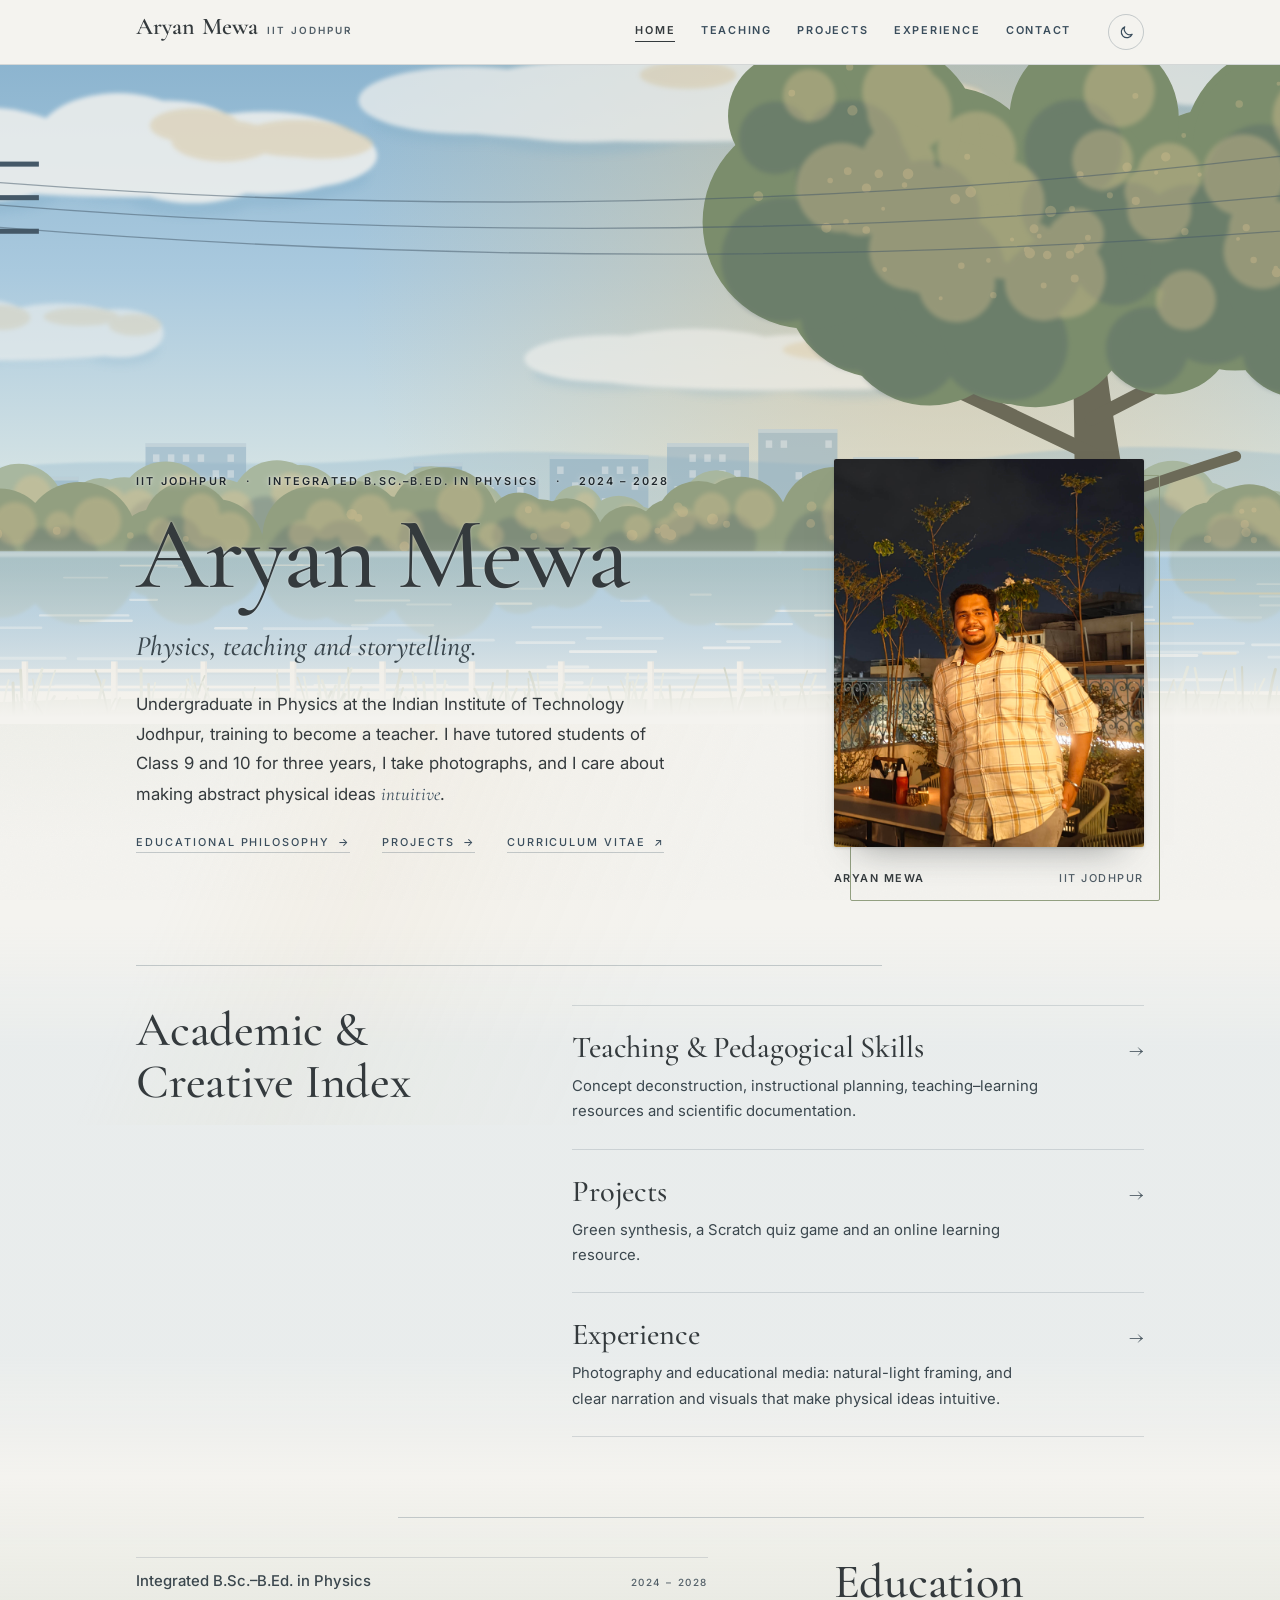
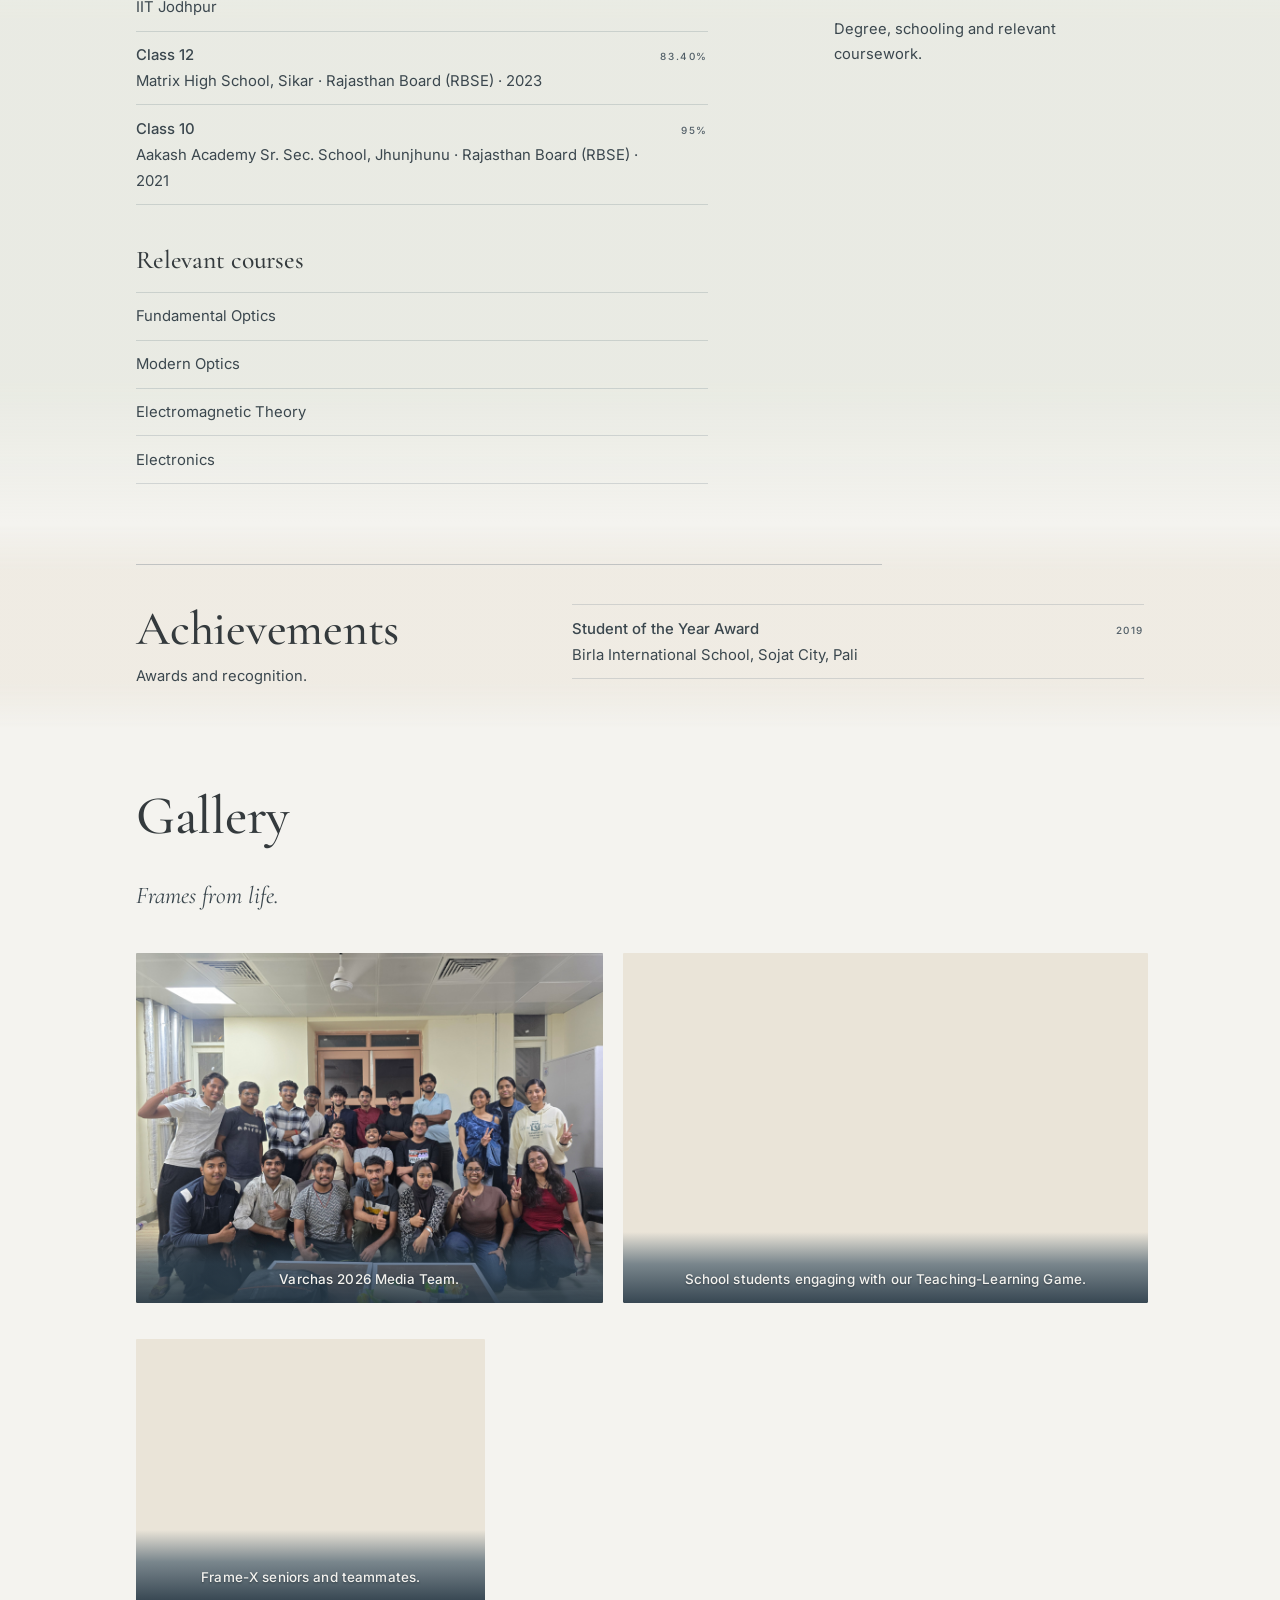
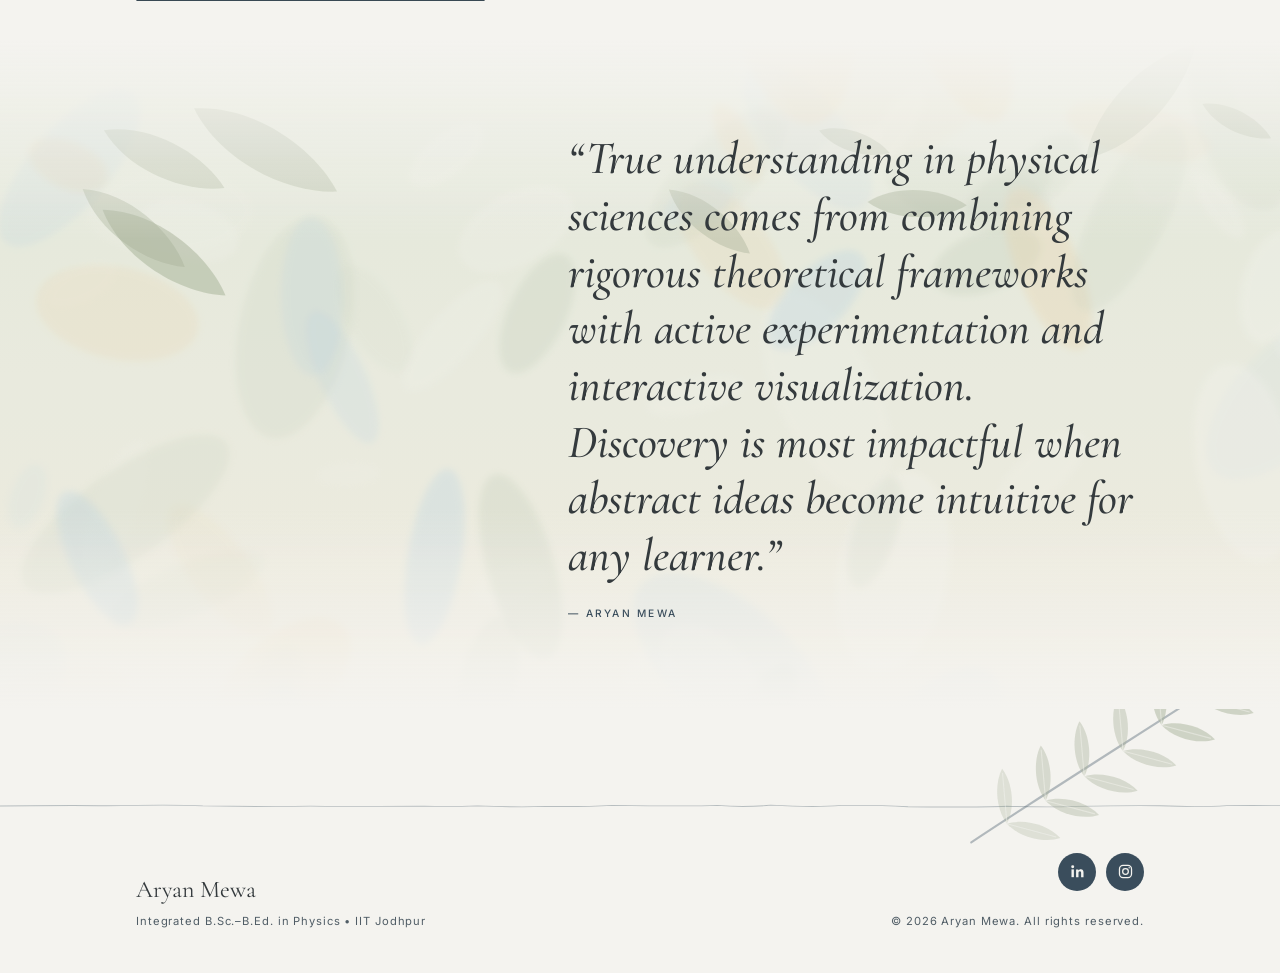
<file: index.html>
<!DOCTYPE html>
<html lang="en">
<head>
  <meta charset="UTF-8">
  <meta name="viewport" content="width=device-width, initial-scale=1.0">
  <title>Aryan Mewa — Physics, Pedagogy &amp; Creative Media | IIT Jodhpur</title>
  <meta name="description" content="Academic and creative portfolio of Aryan Mewa — Integrated B.Sc.–B.Ed. Student in Physics at the Indian Institute of Technology Jodhpur.">
  <meta name="theme-color" content="#F4F3EF">
  <meta name="color-scheme" content="light">
  <script>(function(){var t=null;try{t=localStorage.getItem('theme')}catch(e){}if(t!=='dark'){t='light'}document.documentElement.setAttribute('data-theme',t)})();</script>
  <link rel="preconnect" href="https://fonts.googleapis.com">
  <link rel="preconnect" href="https://fonts.gstatic.com" crossorigin>
  <link href="https://fonts.googleapis.com/css2?family=Cormorant+Garamond:ital,wght@0,400;0,500;0,600;1,400;1,500&family=Inter:wght@300;400;500;600&display=swap" rel="stylesheet">
  <link rel="stylesheet" href="assets/style.css">
</head>
<body>
<a class="skip" href="#main">Skip to content</a>
<div class="atmos" aria-hidden="true"></div>
<div class="beam" aria-hidden="true"></div>
<div class="grain" aria-hidden="true"></div>

<header class="nav" data-open="false">
  <div class="nav__in">
    <a class="brand" href="index.html" aria-label="Aryan Mewa, home">Aryan Mewa<small>IIT Jodhpur</small></a>
    <button class="theme-toggle" type="button" aria-label="Switch to dark mode" aria-pressed="false" title="Switch to dark mode"><svg class="ico-moon" viewBox="0 0 24 24" fill="none" stroke="currentColor" stroke-width="1.7" stroke-linecap="round" stroke-linejoin="round" aria-hidden="true" focusable="false"><path d="M20 14.5A8 8 0 0 1 9.5 4a8 8 0 1 0 10.5 10.5z"/></svg><svg class="ico-sun" viewBox="0 0 24 24" fill="none" stroke="currentColor" stroke-width="1.7" stroke-linecap="round" aria-hidden="true" focusable="false"><circle cx="12" cy="12" r="4"/><path d="M12 2.5v2.2M12 19.3v2.2M2.5 12h2.2M19.3 12h2.2M5.3 5.3l1.6 1.6M17.1 17.1l1.6 1.6M5.3 18.7l1.6-1.6M17.1 6.9l1.6-1.6"/></svg></button>
    <button class="nav__toggle" type="button" aria-expanded="false" aria-controls="site-nav">Menu</button>
    <nav aria-label="Primary"><ul class="nav__links" id="site-nav"><li><a href="index.html" aria-current="page">Home</a></li><li><a href="teaching.html">Teaching</a></li><li><a href="projects.html">Projects</a></li><li><a href="experience.html">Experience</a></li><li><a href="contact.html">Contact</a></li></ul></nav>
  </div>
</header>
<main id="main">
<div class="scene scene--home" aria-hidden="true">
  <img class="layer" data-depth="1" src="assets/scenes/home-sky.svg" alt="">
  <img class="layer" data-depth="0.55" src="assets/scenes/home-mid.svg" alt="">
  <img class="layer" data-depth="0.2" src="assets/scenes/home-fore.svg" alt="">
</div>
<section class="hero" aria-labelledby="page-title">
  <div class="wrap">
    <div class="hero__text">
      <p class="kicker reveal">IIT Jodhpur<span aria-hidden="true">·</span>Integrated B.Sc.&ndash;B.Ed. in Physics<span aria-hidden="true">·</span>2024 &ndash; 2028</p>
      <h1 id="page-title" class="hero-name reveal">Aryan Mewa</h1>
      <p class="scene__lede reveal" style="--d:.15s">Physics, teaching and storytelling.</p>
      <p class="lede-sans reveal" style="--d:.25s">Undergraduate in Physics at the Indian Institute of Technology Jodhpur, training to become a teacher. I have tutored students of Class 9 and 10 for three years, I take photographs, and I care about making abstract physical ideas <span class="hl">intuitive</span>.</p>
      <p class="links reveal" style="--d:.3s">
        <a class="go" href="teaching.html">Educational Philosophy <span aria-hidden="true">&rarr;</span></a>
        <a class="go" href="projects.html">Projects <span aria-hidden="true">&rarr;</span></a>
        <a class="go" href="contact.html" data-report-link="cv">Curriculum Vitae <span aria-hidden="true">&nearr;</span></a>
      </p>
    </div>
    <div class="hero__photo reveal" style="--d:.2s">
<figure class="portrait " data-portrait>
  <div class="portrait__frame">
    <img alt="Portrait of Aryan Mewa" width="800" height="1000" hidden>
    <div class="portrait__ph">
      <svg viewBox="0 0 48 48" fill="none" stroke="currentColor" stroke-width="1.6" stroke-linecap="round" aria-hidden="true"><circle cx="24" cy="17" r="8"/><path d="M8 43c1.5-9.5 8-14.5 16-14.5S38.500 33.500 40 43"/></svg>
      <strong>Your photograph goes here</strong>
      <span>Put a photo in the <code>profile-photo</code> folder, then run <code>update-photos.command</code>.</span>
    </div>
  </div>
  <figcaption><strong>Aryan Mewa</strong><span>IIT Jodhpur</span></figcaption>
</figure>
    </div>
  </div>
</section>

<section class="chapter " data-tone="sky">
  <div class="wrap">
    <div class="chapter__head chapter__head--sticky reveal">
      <h2>Academic &amp; Creative Index</h2>
    </div>
    <div class="chapter__body reveal" style="--d:.12s">
      <ul class="index">
        <li><a href="teaching.html"><div><h3>Teaching &amp; Pedagogical Skills</h3><p>Concept deconstruction, instructional planning, teaching&ndash;learning resources and scientific documentation.</p></div><span class="arrow" aria-hidden="true">&rarr;</span></a></li>
        <li><a href="projects.html"><div><h3>Projects</h3><p>Green synthesis, a Scratch quiz game and an online learning resource.</p></div><span class="arrow" aria-hidden="true">&rarr;</span></a></li>
        <li><a href="experience.html"><div><h3>Experience</h3><p>Photography and educational media: natural-light framing, and clear narration and visuals that make physical ideas intuitive.</p></div><span class="arrow" aria-hidden="true">&rarr;</span></a></li>
      </ul>
    </div>
  </div>
</section>

<section class="chapter chapter--flip" data-tone="sage">
  <div class="wrap">
    <div class="chapter__head chapter__head--sticky reveal">
      <h2>Education</h2>
      <p>Degree, schooling and relevant coursework.</p>
    </div>
    <div class="chapter__body reveal" style="--d:.12s">
      <ul class="ruled">
        <li><span><strong>Integrated B.Sc.&ndash;B.Ed. in Physics</strong><br>IIT Jodhpur</span><span class="tag">2024 &ndash; 2028</span></li>
        <li><span><strong>Class 12</strong><br>Matrix High School, Sikar &middot; Rajasthan Board (RBSE) &middot; 2023</span><span class="tag">83.40%</span></li>
        <li><span><strong>Class 10</strong><br>Aakash Academy Sr. Sec. School, Jhunjhunu &middot; Rajasthan Board (RBSE) &middot; 2021</span><span class="tag">95%</span></li>
      </ul>
      <h3 class="plain-h">Relevant courses</h3>
      <ul class="ruled ruled--bullets">
        <li><span>Fundamental Optics</span></li>
        <li><span>Modern Optics</span></li>
        <li><span>Electromagnetic Theory</span></li>
        <li><span>Electronics</span></li>
      </ul>
    </div>
  </div>
</section>

<section class="chapter " data-tone="paper">
  <div class="wrap">
    <div class="chapter__head chapter__head--sticky reveal">
      <h2>Achievements</h2>
      <p>Awards and recognition.</p>
    </div>
    <div class="chapter__body reveal" style="--d:.12s">
      <ul class="ruled">
        <li><span><strong>Student of the Year Award</strong><br>Birla International School, Sojat City, Pali</span><span class="tag">2019</span></li>
      </ul>
    </div>
  </div>
</section>

<section class="gallery" id="gallery" aria-labelledby="gallery-title">
  <div class="wrap">
    <div class="gallery__head">
      <h2 id="gallery-title">Gallery</h2>
      <p>Frames from life.</p>
    </div>
    <div id="gallery-root"></div>
  </div>
</section>

<section class="interlude" aria-label="Quotation">
  <img class="interlude__bg" src="assets/scenes/dapple.svg" alt="" aria-hidden="true">
  <div class="wrap">
    <blockquote class="reveal right">&ldquo;True understanding in physical sciences comes from combining rigorous theoretical frameworks with active experimentation and interactive visualization. Discovery is most impactful when abstract ideas become intuitive for any learner.&rdquo;<cite>— Aryan Mewa</cite></blockquote>
  </div>
</section>
</main>
<footer class="foot">
  <img class="foot__rule" src="assets/scenes/hand-rule.svg" alt="" aria-hidden="true">
  <img class="foot__sprig" src="assets/scenes/sprig.svg" alt="" aria-hidden="true">
  <div class="wrap">
    <div>
      <span class="foot__name">Aryan Mewa</span>
      <small>Integrated B.Sc.&ndash;B.Ed. in Physics &bull; IIT Jodhpur</small>
    </div>
    <div class="foot__right">
      <ul class="social" aria-label="Aryan Mewa online"><li><a href="https://www.linkedin.com/in/aryan-mewa-22254923b" target="_blank" rel="noopener noreferrer" aria-label="LinkedIn (opens in a new tab)" title="LinkedIn"><svg viewBox="0 0 24 24" fill="currentColor" aria-hidden="true" focusable="false"><circle cx="5.2" cy="5.3" r="2.1"/><rect x="3.5" y="9" width="3.4" height="11"/><path d="M10 9h3.2v1.6c.6-1.1 1.9-1.9 3.5-1.9 3 0 3.8 2 3.8 4.6V20h-3.4v-5.8c0-1.4-.3-2.4-1.7-2.4-1.5 0-2 1-2 2.5V20H10z"/></svg></a></li><li><a href="https://www.instagram.com/ben_mew_/" target="_blank" rel="noopener noreferrer" aria-label="Instagram (opens in a new tab)" title="Instagram"><svg viewBox="0 0 24 24" fill="none" stroke="currentColor" stroke-width="1.8" aria-hidden="true" focusable="false"><rect x="3.5" y="3.5" width="17" height="17" rx="5"/><circle cx="12" cy="12" r="4"/><circle cx="17.2" cy="6.8" r="1" fill="currentColor" stroke="none"/></svg></a></li></ul>
      <span class="s">&copy; 2026 Aryan Mewa. All rights reserved.</span>
    </div>
  </div>
</footer>
<script src="assets/photos.js" defer></script>
<script src="assets/site.js" defer></script>
<script src="assets/portrait.js" defer></script>
<script src="assets/gallery.js" defer></script>
<script src="assets/report.js" defer></script>
</body>
</html>
</file>
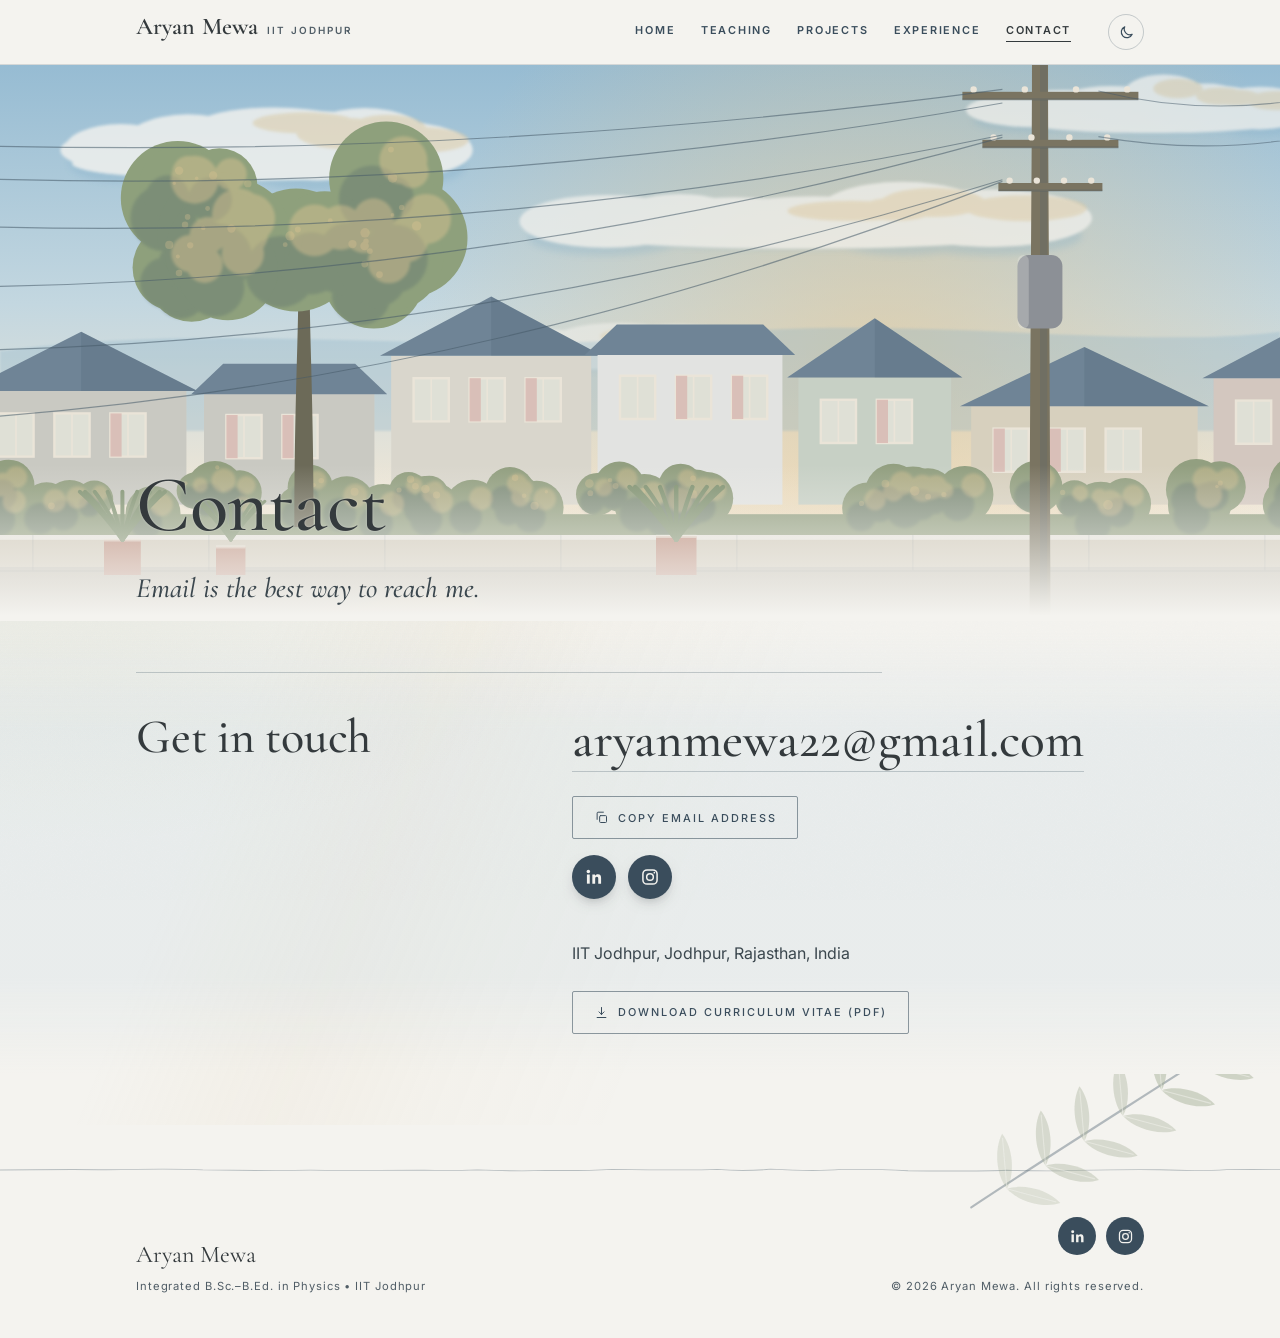
<file: contact.html>
<!DOCTYPE html>
<html lang="en">
<head>
  <meta charset="UTF-8">
  <meta name="viewport" content="width=device-width, initial-scale=1.0">
  <title>Contact — Aryan Mewa</title>
  <meta name="description" content="Contact Aryan Mewa by email, LinkedIn or Instagram.">
  <meta name="theme-color" content="#F4F3EF">
  <meta name="color-scheme" content="light">
  <script>(function(){var t=null;try{t=localStorage.getItem('theme')}catch(e){}if(t!=='dark'){t='light'}document.documentElement.setAttribute('data-theme',t)})();</script>
  <link rel="preconnect" href="https://fonts.googleapis.com">
  <link rel="preconnect" href="https://fonts.gstatic.com" crossorigin>
  <link href="https://fonts.googleapis.com/css2?family=Cormorant+Garamond:ital,wght@0,400;0,500;0,600;1,400;1,500&family=Inter:wght@300;400;500;600&display=swap" rel="stylesheet">
  <link rel="stylesheet" href="assets/style.css">
</head>
<body>
<a class="skip" href="#main">Skip to content</a>
<div class="atmos" aria-hidden="true"></div>
<div class="beam" aria-hidden="true"></div>
<div class="grain" aria-hidden="true"></div>

<header class="nav" data-open="false">
  <div class="nav__in">
    <a class="brand" href="index.html" aria-label="Aryan Mewa, home">Aryan Mewa<small>IIT Jodhpur</small></a>
    <button class="theme-toggle" type="button" aria-label="Switch to dark mode" aria-pressed="false" title="Switch to dark mode"><svg class="ico-moon" viewBox="0 0 24 24" fill="none" stroke="currentColor" stroke-width="1.7" stroke-linecap="round" stroke-linejoin="round" aria-hidden="true" focusable="false"><path d="M20 14.5A8 8 0 0 1 9.5 4a8 8 0 1 0 10.5 10.5z"/></svg><svg class="ico-sun" viewBox="0 0 24 24" fill="none" stroke="currentColor" stroke-width="1.7" stroke-linecap="round" aria-hidden="true" focusable="false"><circle cx="12" cy="12" r="4"/><path d="M12 2.5v2.2M12 19.3v2.2M2.5 12h2.2M19.3 12h2.2M5.3 5.3l1.6 1.6M17.1 17.1l1.6 1.6M5.3 18.7l1.6-1.6M17.1 6.9l1.6-1.6"/></svg></button>
    <button class="nav__toggle" type="button" aria-expanded="false" aria-controls="site-nav">Menu</button>
    <nav aria-label="Primary"><ul class="nav__links" id="site-nav"><li><a href="index.html">Home</a></li><li><a href="teaching.html">Teaching</a></li><li><a href="projects.html">Projects</a></li><li><a href="experience.html">Experience</a></li><li><a href="contact.html" aria-current="page">Contact</a></li></ul></nav>
  </div>
</header>
<main id="main">
<div class="scene" aria-hidden="true">
  <img class="layer" data-depth="1" src="assets/scenes/contact-sky.svg" alt="">
  <img class="layer" data-depth="0.55" src="assets/scenes/contact-mid.svg" alt="">
  <img class="layer" data-depth="0.2" src="assets/scenes/contact-fore.svg" alt="">
</div>
<header class="pagehead" aria-labelledby="page-title">
  <div class="wrap">
    <h1 id="page-title" class="reveal">Contact</h1>
    <p class="scene__lede reveal" style="--d:.15s">Email is the best way to reach me.</p>
  </div>
</header>

<section class="chapter " data-tone="sky">
  <div class="wrap">
    <div class="chapter__head chapter__head--sticky reveal">
      <h2>Get in touch</h2>
    </div>
    <div class="chapter__body reveal" style="--d:.12s">
      <p style="margin-bottom:var(--s3)"><a class="mail" href="mailto:aryanmewa22@gmail.com">aryanmewa22@gmail.com</a></p>
      <button class="btn" id="copy-email-btn" type="button" data-email="aryanmewa22@gmail.com"><svg viewBox="0 0 24 24" fill="none" stroke="currentColor" stroke-width="1.6" stroke-linecap="round" stroke-linejoin="round" aria-hidden="true"><rect x="9" y="9" width="11" height="11" rx="1.5"/><path d="M5 15V5a1.5 1.5 0 0 1 1.5-1.5H15"/></svg><span id="copy-email-text" aria-live="polite">Copy email address</span></button>
      <ul class="social" aria-label="LinkedIn and Instagram"><li><a href="https://www.linkedin.com/in/aryan-mewa-22254923b" target="_blank" rel="noopener noreferrer" aria-label="LinkedIn (opens in a new tab)" title="LinkedIn"><svg viewBox="0 0 24 24" fill="currentColor" aria-hidden="true" focusable="false"><circle cx="5.2" cy="5.3" r="2.1"/><rect x="3.5" y="9" width="3.4" height="11"/><path d="M10 9h3.2v1.6c.6-1.1 1.9-1.9 3.5-1.9 3 0 3.8 2 3.8 4.6V20h-3.4v-5.8c0-1.4-.3-2.4-1.7-2.4-1.5 0-2 1-2 2.5V20H10z"/></svg></a></li><li><a href="https://www.instagram.com/ben_mew_/" target="_blank" rel="noopener noreferrer" aria-label="Instagram (opens in a new tab)" title="Instagram"><svg viewBox="0 0 24 24" fill="none" stroke="currentColor" stroke-width="1.8" aria-hidden="true" focusable="false"><rect x="3.5" y="3.5" width="17" height="17" rx="5"/><circle cx="12" cy="12" r="4"/><circle cx="17.2" cy="6.8" r="1" fill="currentColor" stroke="none"/></svg></a></li></ul>
      <p style="margin-top:var(--s4);color:var(--ink-soft)">IIT Jodhpur, Jodhpur, Rajasthan, India</p>
      <p style="margin-top:var(--s3)"><a class="btn" id="cv-link" data-report="cv" href="#" download hidden><svg viewBox="0 0 24 24" fill="none" stroke="currentColor" stroke-width="1.6" stroke-linecap="round" stroke-linejoin="round" aria-hidden="true"><path d="M12 4v11m0 0l-4-4m4 4l4-4M5 20h14"/></svg><span>Download Curriculum Vitae (PDF)</span></a></p>
    </div>
  </div>
</section>
</main>
<footer class="foot">
  <img class="foot__rule" src="assets/scenes/hand-rule.svg" alt="" aria-hidden="true">
  <img class="foot__sprig" src="assets/scenes/sprig.svg" alt="" aria-hidden="true">
  <div class="wrap">
    <div>
      <span class="foot__name">Aryan Mewa</span>
      <small>Integrated B.Sc.&ndash;B.Ed. in Physics &bull; IIT Jodhpur</small>
    </div>
    <div class="foot__right">
      <ul class="social" aria-label="Aryan Mewa online"><li><a href="https://www.linkedin.com/in/aryan-mewa-22254923b" target="_blank" rel="noopener noreferrer" aria-label="LinkedIn (opens in a new tab)" title="LinkedIn"><svg viewBox="0 0 24 24" fill="currentColor" aria-hidden="true" focusable="false"><circle cx="5.2" cy="5.3" r="2.1"/><rect x="3.5" y="9" width="3.4" height="11"/><path d="M10 9h3.2v1.6c.6-1.1 1.9-1.9 3.5-1.9 3 0 3.8 2 3.8 4.6V20h-3.4v-5.8c0-1.4-.3-2.4-1.7-2.4-1.5 0-2 1-2 2.5V20H10z"/></svg></a></li><li><a href="https://www.instagram.com/ben_mew_/" target="_blank" rel="noopener noreferrer" aria-label="Instagram (opens in a new tab)" title="Instagram"><svg viewBox="0 0 24 24" fill="none" stroke="currentColor" stroke-width="1.8" aria-hidden="true" focusable="false"><rect x="3.5" y="3.5" width="17" height="17" rx="5"/><circle cx="12" cy="12" r="4"/><circle cx="17.2" cy="6.8" r="1" fill="currentColor" stroke="none"/></svg></a></li></ul>
      <span class="s">&copy; 2026 Aryan Mewa. All rights reserved.</span>
    </div>
  </div>
</footer>
<script src="assets/photos.js" defer></script>
<script src="assets/site.js" defer></script>
<script src="assets/report.js" defer></script>
</body>
</html>
</file>
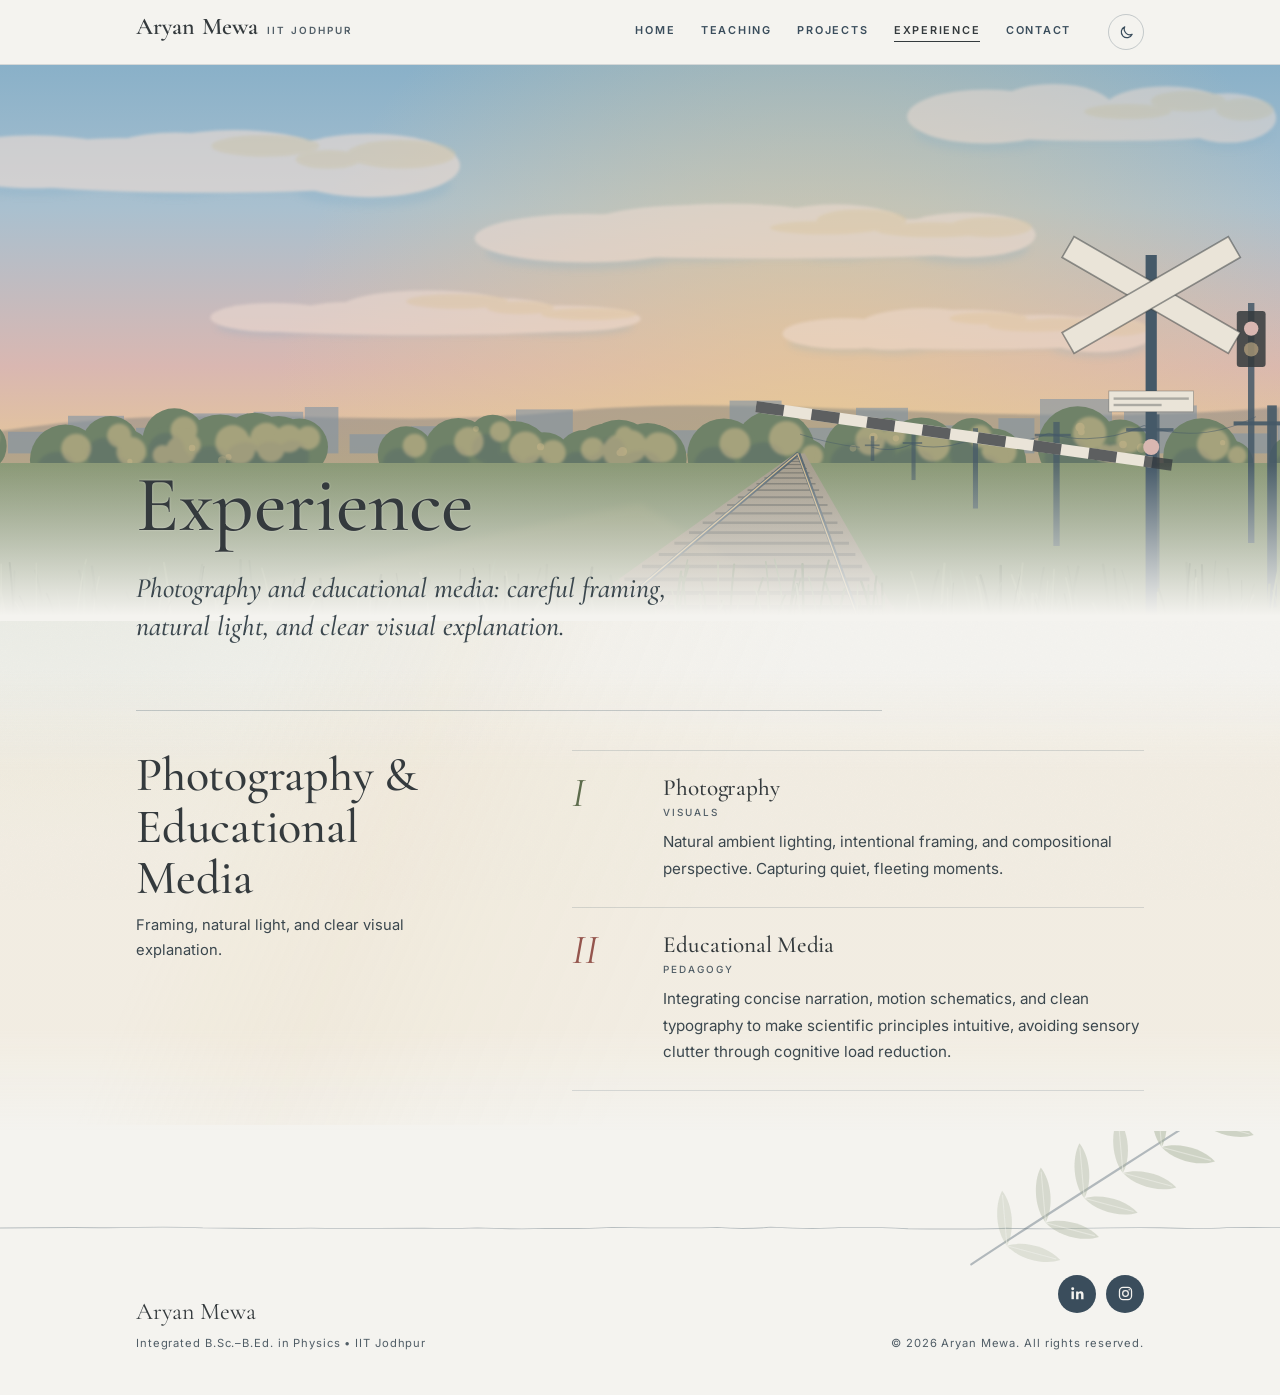
<file: experience.html>
<!DOCTYPE html>
<html lang="en">
<head>
  <meta charset="UTF-8">
  <meta name="viewport" content="width=device-width, initial-scale=1.0">
  <title>Experience — Aryan Mewa | Photography & Educational Media</title>
  <meta name="description" content="Photography and educational media by Aryan Mewa: framing, natural light, and clear visual explanation of physics.">
  <meta name="theme-color" content="#F4F3EF">
  <meta name="color-scheme" content="light">
  <script>(function(){var t=null;try{t=localStorage.getItem('theme')}catch(e){}if(t!=='dark'){t='light'}document.documentElement.setAttribute('data-theme',t)})();</script>
  <link rel="preconnect" href="https://fonts.googleapis.com">
  <link rel="preconnect" href="https://fonts.gstatic.com" crossorigin>
  <link href="https://fonts.googleapis.com/css2?family=Cormorant+Garamond:ital,wght@0,400;0,500;0,600;1,400;1,500&family=Inter:wght@300;400;500;600&display=swap" rel="stylesheet">
  <link rel="stylesheet" href="assets/style.css">
</head>
<body>
<a class="skip" href="#main">Skip to content</a>
<div class="atmos" aria-hidden="true"></div>
<div class="beam" aria-hidden="true"></div>
<div class="grain" aria-hidden="true"></div>

<header class="nav" data-open="false">
  <div class="nav__in">
    <a class="brand" href="index.html" aria-label="Aryan Mewa, home">Aryan Mewa<small>IIT Jodhpur</small></a>
    <button class="theme-toggle" type="button" aria-label="Switch to dark mode" aria-pressed="false" title="Switch to dark mode"><svg class="ico-moon" viewBox="0 0 24 24" fill="none" stroke="currentColor" stroke-width="1.7" stroke-linecap="round" stroke-linejoin="round" aria-hidden="true" focusable="false"><path d="M20 14.5A8 8 0 0 1 9.5 4a8 8 0 1 0 10.5 10.5z"/></svg><svg class="ico-sun" viewBox="0 0 24 24" fill="none" stroke="currentColor" stroke-width="1.7" stroke-linecap="round" aria-hidden="true" focusable="false"><circle cx="12" cy="12" r="4"/><path d="M12 2.5v2.2M12 19.3v2.2M2.5 12h2.2M19.3 12h2.2M5.3 5.3l1.6 1.6M17.1 17.1l1.6 1.6M5.3 18.7l1.6-1.6M17.1 6.9l1.6-1.6"/></svg></button>
    <button class="nav__toggle" type="button" aria-expanded="false" aria-controls="site-nav">Menu</button>
    <nav aria-label="Primary"><ul class="nav__links" id="site-nav"><li><a href="index.html">Home</a></li><li><a href="teaching.html">Teaching</a></li><li><a href="projects.html">Projects</a></li><li><a href="experience.html" aria-current="page">Experience</a></li><li><a href="contact.html">Contact</a></li></ul></nav>
  </div>
</header>
<main id="main">
<div class="scene" aria-hidden="true">
  <img class="layer" data-depth="1" src="assets/scenes/creative-sky.svg" alt="">
  <img class="layer" data-depth="0.55" src="assets/scenes/creative-mid.svg" alt="">
  <img class="layer" data-depth="0.2" src="assets/scenes/creative-fore.svg" alt="">
</div>
<header class="pagehead" aria-labelledby="page-title">
  <div class="wrap">
    <h1 id="page-title" class="reveal">Experience</h1>
    <p class="scene__lede reveal" style="--d:.15s">Photography and educational media: careful framing, natural light, and clear visual explanation.</p>
  </div>
</header>

<section class="chapter " data-tone="sun">
  <div class="wrap">
    <div class="chapter__head chapter__head--sticky reveal">
      <h2>Photography &amp; Educational Media</h2>
      <p>Framing, natural light, and clear visual explanation.</p>
    </div>
    <div class="chapter__body reveal" style="--d:.12s">
      <ol class="principles">
        <li><span class="n" aria-hidden="true">I</span><div><h3>Photography<small>Visuals</small></h3><p>Natural ambient lighting, intentional framing, and compositional perspective. Capturing quiet, fleeting moments.</p></div></li>
        <li><span class="n" aria-hidden="true">II</span><div><h3>Educational Media<small>Pedagogy</small></h3><p>Integrating concise narration, motion schematics, and clean typography to make scientific principles intuitive, avoiding sensory clutter through cognitive load reduction.</p></div></li>
      </ol>
    </div>
  </div>
</section>
</main>
<footer class="foot">
  <img class="foot__rule" src="assets/scenes/hand-rule.svg" alt="" aria-hidden="true">
  <img class="foot__sprig" src="assets/scenes/sprig.svg" alt="" aria-hidden="true">
  <div class="wrap">
    <div>
      <span class="foot__name">Aryan Mewa</span>
      <small>Integrated B.Sc.&ndash;B.Ed. in Physics &bull; IIT Jodhpur</small>
    </div>
    <div class="foot__right">
      <ul class="social" aria-label="Aryan Mewa online"><li><a href="https://www.linkedin.com/in/aryan-mewa-22254923b" target="_blank" rel="noopener noreferrer" aria-label="LinkedIn (opens in a new tab)" title="LinkedIn"><svg viewBox="0 0 24 24" fill="currentColor" aria-hidden="true" focusable="false"><circle cx="5.2" cy="5.3" r="2.1"/><rect x="3.5" y="9" width="3.4" height="11"/><path d="M10 9h3.2v1.6c.6-1.1 1.9-1.9 3.5-1.9 3 0 3.8 2 3.8 4.6V20h-3.4v-5.8c0-1.4-.3-2.4-1.7-2.4-1.5 0-2 1-2 2.5V20H10z"/></svg></a></li><li><a href="https://www.instagram.com/ben_mew_/" target="_blank" rel="noopener noreferrer" aria-label="Instagram (opens in a new tab)" title="Instagram"><svg viewBox="0 0 24 24" fill="none" stroke="currentColor" stroke-width="1.8" aria-hidden="true" focusable="false"><rect x="3.5" y="3.5" width="17" height="17" rx="5"/><circle cx="12" cy="12" r="4"/><circle cx="17.2" cy="6.8" r="1" fill="currentColor" stroke="none"/></svg></a></li></ul>
      <span class="s">&copy; 2026 Aryan Mewa. All rights reserved.</span>
    </div>
  </div>
</footer>
<script src="assets/site.js" defer></script>
</body>
</html>
</file>
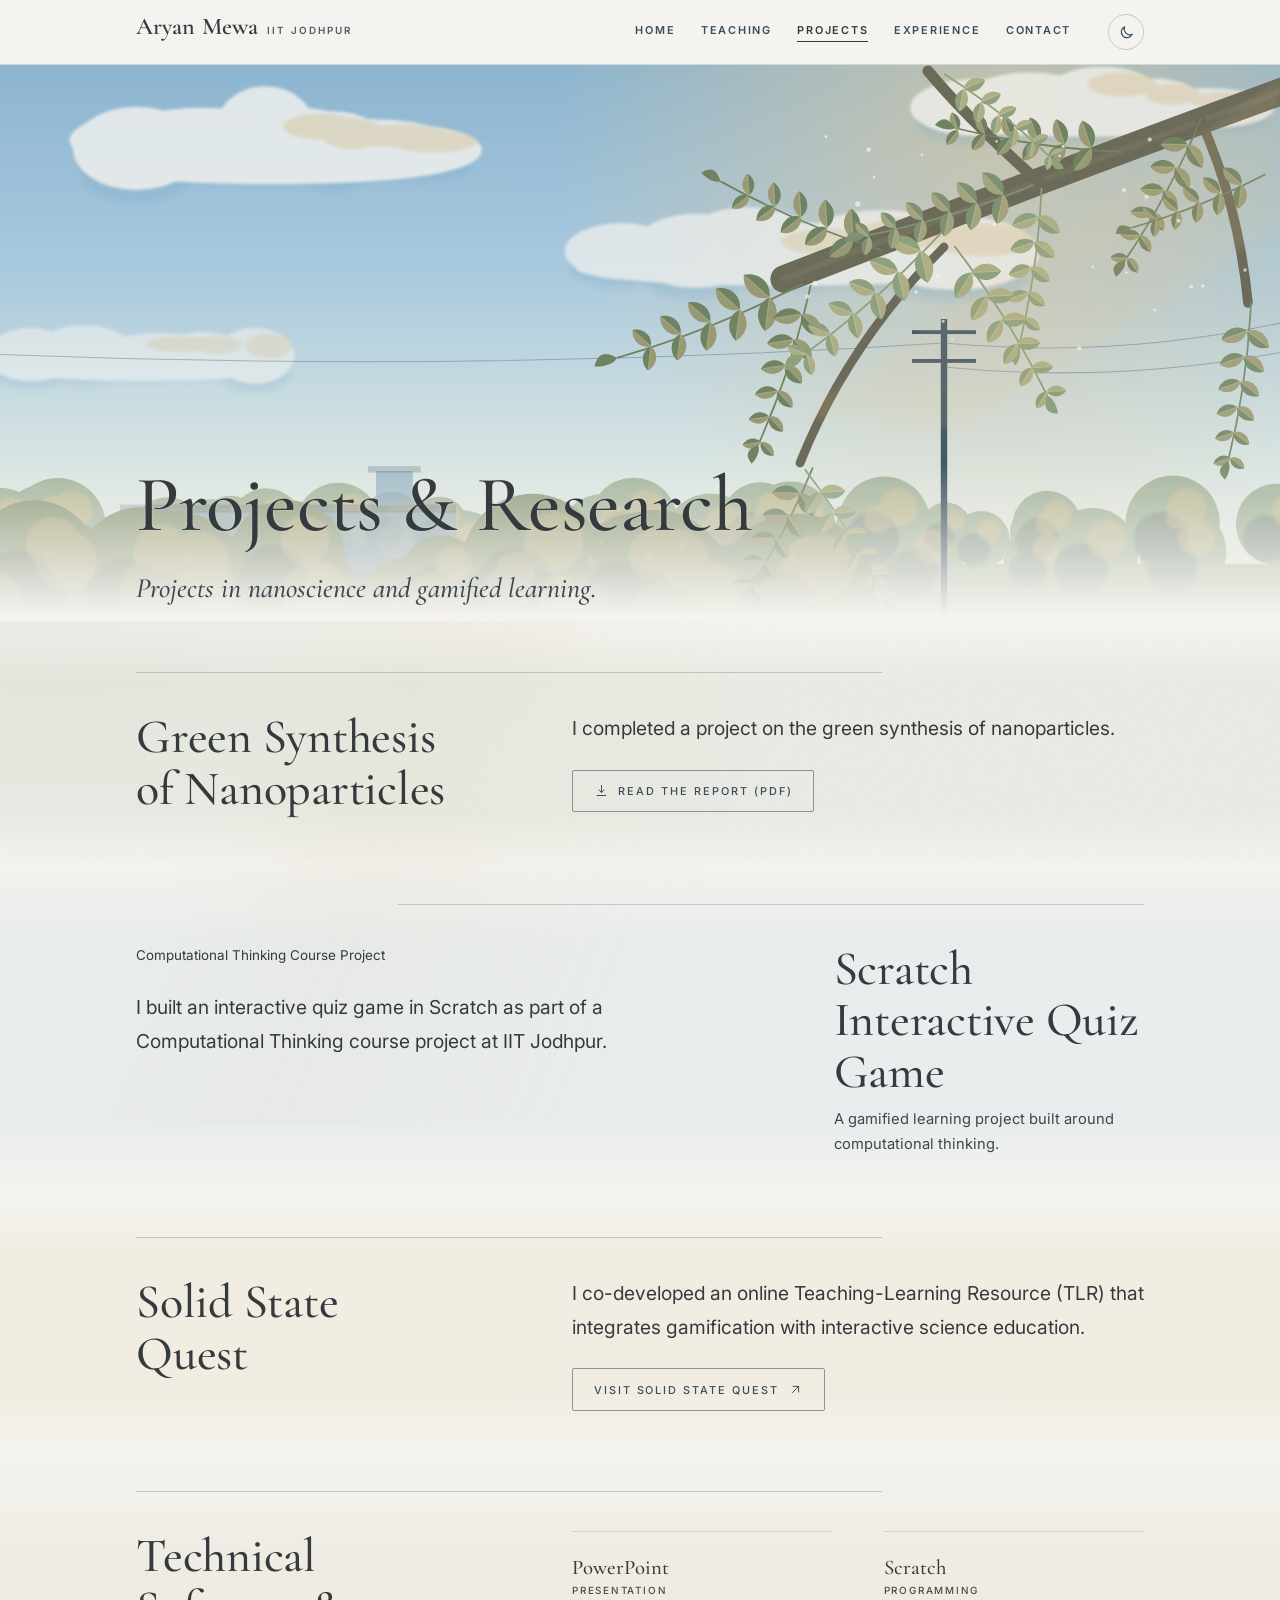
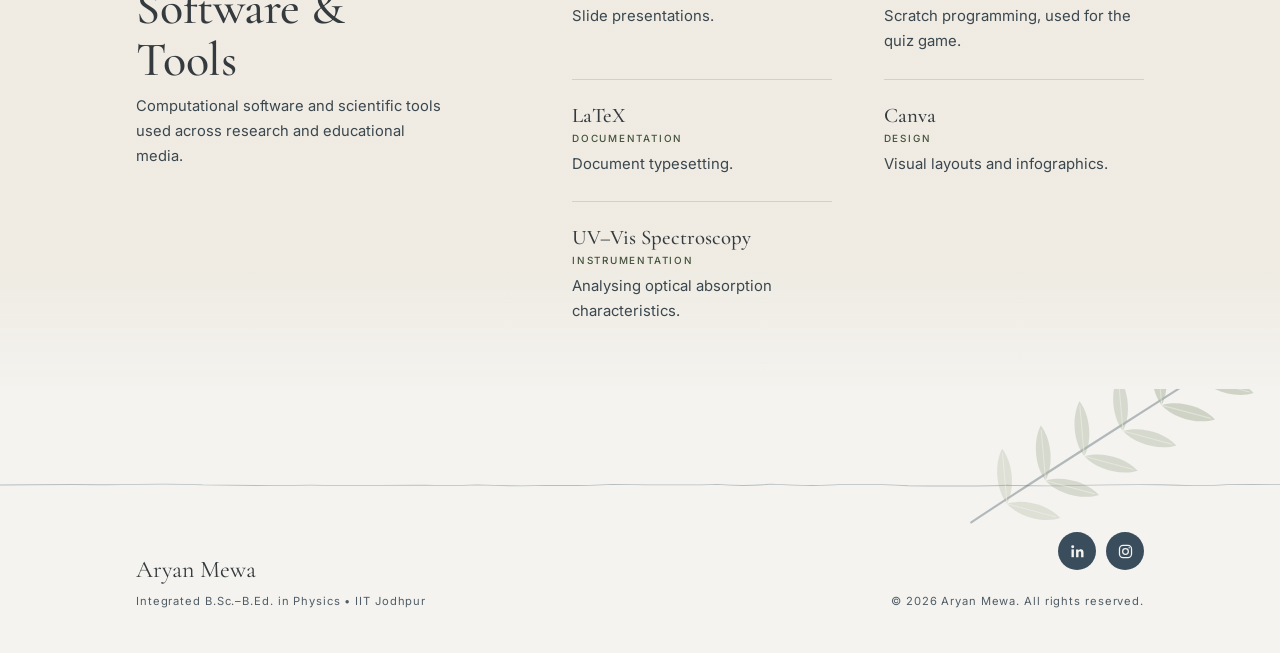
<file: projects.html>
<!DOCTYPE html>
<html lang="en">
<head>
  <meta charset="UTF-8">
  <meta name="viewport" content="width=device-width, initial-scale=1.0">
  <title>Projects — Aryan Mewa | Research & Software</title>
  <meta name="description" content="Projects by Aryan Mewa: green nanoparticle synthesis, a Scratch quiz game, an online learning resource, and the tools behind them.">
  <meta name="theme-color" content="#F4F3EF">
  <meta name="color-scheme" content="light">
  <script>(function(){var t=null;try{t=localStorage.getItem('theme')}catch(e){}if(t!=='dark'){t='light'}document.documentElement.setAttribute('data-theme',t)})();</script>
  <link rel="preconnect" href="https://fonts.googleapis.com">
  <link rel="preconnect" href="https://fonts.gstatic.com" crossorigin>
  <link href="https://fonts.googleapis.com/css2?family=Cormorant+Garamond:ital,wght@0,400;0,500;0,600;1,400;1,500&family=Inter:wght@300;400;500;600&display=swap" rel="stylesheet">
  <link rel="stylesheet" href="assets/style.css">
</head>
<body>
<a class="skip" href="#main">Skip to content</a>
<div class="atmos" aria-hidden="true"></div>
<div class="beam" aria-hidden="true"></div>
<div class="grain" aria-hidden="true"></div>

<header class="nav" data-open="false">
  <div class="nav__in">
    <a class="brand" href="index.html" aria-label="Aryan Mewa, home">Aryan Mewa<small>IIT Jodhpur</small></a>
    <button class="theme-toggle" type="button" aria-label="Switch to dark mode" aria-pressed="false" title="Switch to dark mode"><svg class="ico-moon" viewBox="0 0 24 24" fill="none" stroke="currentColor" stroke-width="1.7" stroke-linecap="round" stroke-linejoin="round" aria-hidden="true" focusable="false"><path d="M20 14.5A8 8 0 0 1 9.5 4a8 8 0 1 0 10.5 10.5z"/></svg><svg class="ico-sun" viewBox="0 0 24 24" fill="none" stroke="currentColor" stroke-width="1.7" stroke-linecap="round" aria-hidden="true" focusable="false"><circle cx="12" cy="12" r="4"/><path d="M12 2.5v2.2M12 19.3v2.2M2.5 12h2.2M19.3 12h2.2M5.3 5.3l1.6 1.6M17.1 17.1l1.6 1.6M5.3 18.7l1.6-1.6M17.1 6.9l1.6-1.6"/></svg></button>
    <button class="nav__toggle" type="button" aria-expanded="false" aria-controls="site-nav">Menu</button>
    <nav aria-label="Primary"><ul class="nav__links" id="site-nav"><li><a href="index.html">Home</a></li><li><a href="teaching.html">Teaching</a></li><li><a href="projects.html" aria-current="page">Projects</a></li><li><a href="experience.html">Experience</a></li><li><a href="contact.html">Contact</a></li></ul></nav>
  </div>
</header>
<main id="main">
<div class="scene" aria-hidden="true">
  <img class="layer" data-depth="1" src="assets/scenes/projects-sky.svg" alt="">
  <img class="layer" data-depth="0.55" src="assets/scenes/projects-mid.svg" alt="">
  <img class="layer" data-depth="0.2" src="assets/scenes/projects-fore.svg" alt="">
</div>
<header class="pagehead" aria-labelledby="page-title">
  <div class="wrap">
    <h1 id="page-title" class="reveal">Projects &amp; Research</h1>
    <p class="scene__lede reveal" style="--d:.15s">Projects in nanoscience and gamified learning.</p>
  </div>
</header>

<section class="chapter " data-tone="sage">
  <div class="wrap">
    <div class="chapter__head chapter__head--sticky reveal">
      <h2>Green Synthesis of Nanoparticles</h2>
    </div>
    <div class="chapter__body reveal" style="--d:.12s">
      <p class="lede">I completed a project on the green synthesis of nanoparticles.</p>
      <p style="margin-top:var(--s3)"><a class="btn" data-report="greenSynthesis" href="#" target="_blank" rel="noopener" hidden><svg viewBox="0 0 24 24" fill="none" stroke="currentColor" stroke-width="1.6" stroke-linecap="round" stroke-linejoin="round" aria-hidden="true"><path d="M12 4v11m0 0l-4-4m4 4l4-4M5 20h14"/></svg><span>Read the report (PDF)</span></a></p>
    </div>
  </div>
</section>

<section class="chapter chapter--flip" data-tone="sky">
  <div class="wrap">
    <div class="chapter__head chapter__head--sticky reveal">
      <h2>Scratch Interactive Quiz Game</h2>
      <p>A gamified learning project built around computational thinking.</p>
    </div>
    <div class="chapter__body reveal" style="--d:.12s">
      <p class="small" style="display:flex;flex-wrap:wrap;gap:.3rem 1.6rem;margin-bottom:var(--s3)"><span>Computational Thinking Course Project</span></p>
      <p class="lede">I built an interactive quiz game in Scratch as part of a Computational Thinking course project at IIT Jodhpur.</p>
    </div>
  </div>
</section>

<section class="chapter " data-tone="sun">
  <div class="wrap">
    <div class="chapter__head chapter__head--sticky reveal">
      <h2>Solid State Quest</h2>
    </div>
    <div class="chapter__body reveal" style="--d:.12s">
      <p class="lede">I co-developed an online Teaching-Learning Resource (TLR) that integrates gamification with interactive science education.</p>
      <p style="margin-top:var(--s3)"><a class="btn" href="https://solid-state-quest-netlify.vercel.app/" target="_blank" rel="noopener noreferrer"><span>Visit Solid State Quest</span><svg viewBox="0 0 24 24" fill="none" stroke="currentColor" stroke-width="1.6" stroke-linecap="round" stroke-linejoin="round" aria-hidden="true"><path d="M7 17 17 7"/><path d="M8 7h9v9"/></svg></a></p>
    </div>
  </div>
</section>

<section class="chapter " data-tone="paper">
  <div class="wrap">
    <div class="chapter__head chapter__head--sticky reveal">
      <h2>Technical Software &amp; Tools</h2>
      <p>Computational software and scientific tools used across research and educational media.</p>
    </div>
    <div class="chapter__body reveal" style="--d:.12s">
      <dl class="deflist">
        <div><dt>PowerPoint<small>Presentation</small></dt><dd>Slide presentations.</dd></div>
        <div><dt>Scratch<small>Programming</small></dt><dd>Scratch programming, used for the quiz game.</dd></div>
        <div><dt>LaTeX<small>Documentation</small></dt><dd>Document typesetting.</dd></div>
        <div><dt>Canva<small>Design</small></dt><dd>Visual layouts and infographics.</dd></div>
        <div><dt>UV&ndash;Vis Spectroscopy<small>Instrumentation</small></dt><dd>Analysing optical absorption characteristics.</dd></div>
      </dl>
    </div>
  </div>
</section>
</main>
<footer class="foot">
  <img class="foot__rule" src="assets/scenes/hand-rule.svg" alt="" aria-hidden="true">
  <img class="foot__sprig" src="assets/scenes/sprig.svg" alt="" aria-hidden="true">
  <div class="wrap">
    <div>
      <span class="foot__name">Aryan Mewa</span>
      <small>Integrated B.Sc.&ndash;B.Ed. in Physics &bull; IIT Jodhpur</small>
    </div>
    <div class="foot__right">
      <ul class="social" aria-label="Aryan Mewa online"><li><a href="https://www.linkedin.com/in/aryan-mewa-22254923b" target="_blank" rel="noopener noreferrer" aria-label="LinkedIn (opens in a new tab)" title="LinkedIn"><svg viewBox="0 0 24 24" fill="currentColor" aria-hidden="true" focusable="false"><circle cx="5.2" cy="5.3" r="2.1"/><rect x="3.5" y="9" width="3.4" height="11"/><path d="M10 9h3.2v1.6c.6-1.1 1.9-1.9 3.5-1.9 3 0 3.8 2 3.8 4.6V20h-3.4v-5.8c0-1.4-.3-2.4-1.7-2.4-1.5 0-2 1-2 2.5V20H10z"/></svg></a></li><li><a href="https://www.instagram.com/ben_mew_/" target="_blank" rel="noopener noreferrer" aria-label="Instagram (opens in a new tab)" title="Instagram"><svg viewBox="0 0 24 24" fill="none" stroke="currentColor" stroke-width="1.8" aria-hidden="true" focusable="false"><rect x="3.5" y="3.5" width="17" height="17" rx="5"/><circle cx="12" cy="12" r="4"/><circle cx="17.2" cy="6.8" r="1" fill="currentColor" stroke="none"/></svg></a></li></ul>
      <span class="s">&copy; 2026 Aryan Mewa. All rights reserved.</span>
    </div>
  </div>
</footer>
<script src="assets/photos.js" defer></script>
<script src="assets/site.js" defer></script>
<script src="assets/report.js" defer></script>
</body>
</html>
</file>
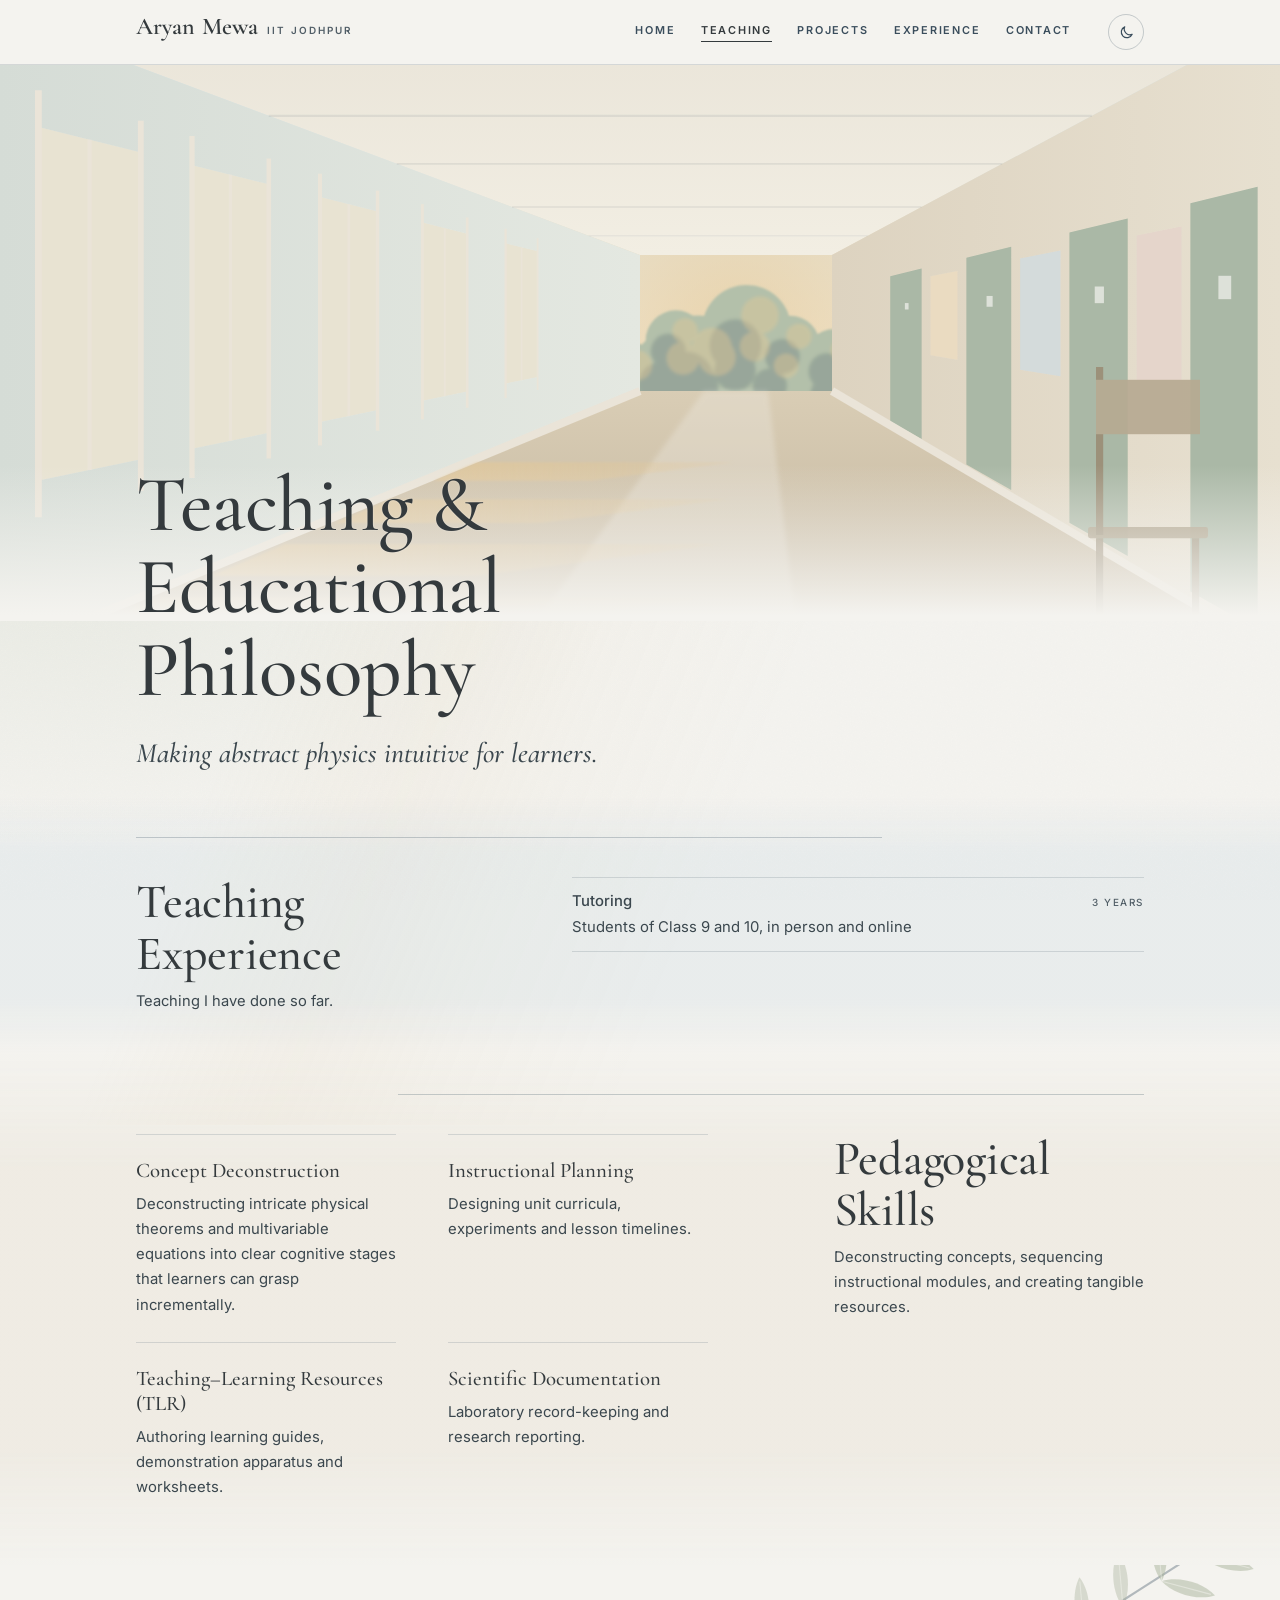
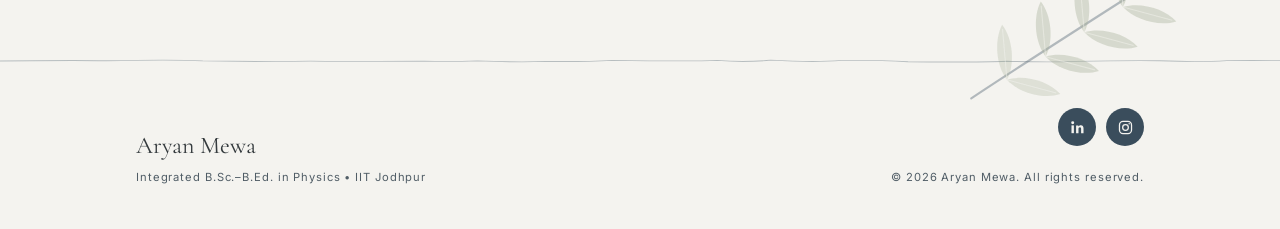
<file: teaching.html>
<!DOCTYPE html>
<html lang="en">
<head>
  <meta charset="UTF-8">
  <meta name="viewport" content="width=device-width, initial-scale=1.0">
  <title>Teaching — Aryan Mewa | Pedagogical Skills</title>
  <meta name="description" content="Pedagogical skills of Aryan Mewa: concept deconstruction, instructional planning, teaching-learning resources and scientific documentation.">
  <meta name="theme-color" content="#F4F3EF">
  <meta name="color-scheme" content="light">
  <script>(function(){var t=null;try{t=localStorage.getItem('theme')}catch(e){}if(t!=='dark'){t='light'}document.documentElement.setAttribute('data-theme',t)})();</script>
  <link rel="preconnect" href="https://fonts.googleapis.com">
  <link rel="preconnect" href="https://fonts.gstatic.com" crossorigin>
  <link href="https://fonts.googleapis.com/css2?family=Cormorant+Garamond:ital,wght@0,400;0,500;0,600;1,400;1,500&family=Inter:wght@300;400;500;600&display=swap" rel="stylesheet">
  <link rel="stylesheet" href="assets/style.css">
</head>
<body>
<a class="skip" href="#main">Skip to content</a>
<div class="atmos" aria-hidden="true"></div>
<div class="beam" aria-hidden="true"></div>
<div class="grain" aria-hidden="true"></div>

<header class="nav" data-open="false">
  <div class="nav__in">
    <a class="brand" href="index.html" aria-label="Aryan Mewa, home">Aryan Mewa<small>IIT Jodhpur</small></a>
    <button class="theme-toggle" type="button" aria-label="Switch to dark mode" aria-pressed="false" title="Switch to dark mode"><svg class="ico-moon" viewBox="0 0 24 24" fill="none" stroke="currentColor" stroke-width="1.7" stroke-linecap="round" stroke-linejoin="round" aria-hidden="true" focusable="false"><path d="M20 14.5A8 8 0 0 1 9.5 4a8 8 0 1 0 10.5 10.5z"/></svg><svg class="ico-sun" viewBox="0 0 24 24" fill="none" stroke="currentColor" stroke-width="1.7" stroke-linecap="round" aria-hidden="true" focusable="false"><circle cx="12" cy="12" r="4"/><path d="M12 2.5v2.2M12 19.3v2.2M2.5 12h2.2M19.3 12h2.2M5.3 5.3l1.6 1.6M17.1 17.1l1.6 1.6M5.3 18.7l1.6-1.6M17.1 6.9l1.6-1.6"/></svg></button>
    <button class="nav__toggle" type="button" aria-expanded="false" aria-controls="site-nav">Menu</button>
    <nav aria-label="Primary"><ul class="nav__links" id="site-nav"><li><a href="index.html">Home</a></li><li><a href="teaching.html" aria-current="page">Teaching</a></li><li><a href="projects.html">Projects</a></li><li><a href="experience.html">Experience</a></li><li><a href="contact.html">Contact</a></li></ul></nav>
  </div>
</header>
<main id="main">
<div class="scene" aria-hidden="true">
  <img class="layer" data-depth="1" src="assets/scenes/teaching-sky.svg" alt="">
  <img class="layer" data-depth="0.55" src="assets/scenes/teaching-mid.svg" alt="">
  <img class="layer" data-depth="0.2" src="assets/scenes/teaching-fore.svg" alt="">
</div>
<header class="pagehead" aria-labelledby="page-title">
  <div class="wrap">
    <h1 id="page-title" class="reveal">Teaching &amp; Educational Philosophy</h1>
    <p class="scene__lede reveal" style="--d:.15s">Making abstract physics intuitive for learners.</p>
  </div>
</header>

<section class="chapter " data-tone="sky">
  <div class="wrap">
    <div class="chapter__head chapter__head--sticky reveal">
      <h2>Teaching Experience</h2>
      <p>Teaching I have done so far.</p>
    </div>
    <div class="chapter__body reveal" style="--d:.12s">
      <ul class="ruled">
        <li><span><strong>Tutoring</strong><br>Students of Class 9 and 10, in person and online</span><span class="tag">3 years</span></li>
      </ul>
    </div>
  </div>
</section>

<section class="chapter chapter--flip" data-tone="paper">
  <div class="wrap">
    <div class="chapter__head chapter__head--sticky reveal">
      <h2>Pedagogical Skills</h2>
      <p>Deconstructing concepts, sequencing instructional modules, and creating tangible resources.</p>
    </div>
    <div class="chapter__body reveal" style="--d:.12s">
      <dl class="deflist">
        <div><dt>Concept Deconstruction</dt><dd>Deconstructing intricate physical theorems and multivariable equations into clear cognitive stages that learners can grasp incrementally.</dd></div>
        <div><dt>Instructional Planning</dt><dd>Designing unit curricula, experiments and lesson timelines.</dd></div>
        <div><dt>Teaching&ndash;Learning Resources (TLR)</dt><dd>Authoring learning guides, demonstration apparatus and worksheets.</dd></div>
        <div><dt>Scientific Documentation</dt><dd>Laboratory record-keeping and research reporting.</dd></div>
      </dl>
    </div>
  </div>
</section>
</main>
<footer class="foot">
  <img class="foot__rule" src="assets/scenes/hand-rule.svg" alt="" aria-hidden="true">
  <img class="foot__sprig" src="assets/scenes/sprig.svg" alt="" aria-hidden="true">
  <div class="wrap">
    <div>
      <span class="foot__name">Aryan Mewa</span>
      <small>Integrated B.Sc.&ndash;B.Ed. in Physics &bull; IIT Jodhpur</small>
    </div>
    <div class="foot__right">
      <ul class="social" aria-label="Aryan Mewa online"><li><a href="https://www.linkedin.com/in/aryan-mewa-22254923b" target="_blank" rel="noopener noreferrer" aria-label="LinkedIn (opens in a new tab)" title="LinkedIn"><svg viewBox="0 0 24 24" fill="currentColor" aria-hidden="true" focusable="false"><circle cx="5.2" cy="5.3" r="2.1"/><rect x="3.5" y="9" width="3.4" height="11"/><path d="M10 9h3.2v1.6c.6-1.1 1.9-1.9 3.5-1.9 3 0 3.8 2 3.8 4.6V20h-3.4v-5.8c0-1.4-.3-2.4-1.7-2.4-1.5 0-2 1-2 2.5V20H10z"/></svg></a></li><li><a href="https://www.instagram.com/ben_mew_/" target="_blank" rel="noopener noreferrer" aria-label="Instagram (opens in a new tab)" title="Instagram"><svg viewBox="0 0 24 24" fill="none" stroke="currentColor" stroke-width="1.8" aria-hidden="true" focusable="false"><rect x="3.5" y="3.5" width="17" height="17" rx="5"/><circle cx="12" cy="12" r="4"/><circle cx="17.2" cy="6.8" r="1" fill="currentColor" stroke="none"/></svg></a></li></ul>
      <span class="s">&copy; 2026 Aryan Mewa. All rights reserved.</span>
    </div>
  </div>
</footer>
<script src="assets/site.js" defer></script>
</body>
</html>
</file>
<file: assets/style.css>
/* ==========================================================================
   Aryan Mewa — portfolio
   A quiet, naturalistic, afternoon-light design system.
   One continuous environment: sections are separated by whitespace, thin rules,
   soft tonal washes and illustration — not by stacks of boxes.
   ========================================================================== */

:root {
  /* palette */
  --sky: #A9C9DE;
  --sky-deep: #7EABC6;
  --mist: #F4F3EF;
  --paper: #EAE4D8;
  --sage: #B8C5AE;
  --olive: #929F80;
  --blush: #D9B7B1;
  --sun: #E7C995;
  --ink-blue: #3a4d5c;
  --ink: #343A3D;

  /* derived text tones (checked for AA on --mist) */
  --ink-soft: #3b474e;
  --caption: #505d66;
  --olive-ink: #43523a;
  --rose-ink: #6e413c;
  --sun-ink: #77591f;
  --rule: rgba(69, 89, 104, 0.28);
  --rule-soft: rgba(69, 89, 104, 0.18);

  /* type */
  --serif: "Cormorant Garamond", "Hiragino Mincho ProN", "Yu Mincho", "Iowan Old Style", Georgia, serif;
  --sans: "Inter", system-ui, -apple-system, "Segoe UI", Roboto, sans-serif;

  /* space + measure */
  --wrap: 1120px;
  --gutter: clamp(20px, 5vw, 56px);
  --measure: 60ch;
  --s1: 0.5rem;
  --s2: 1rem;
  --s3: 1.5rem;
  --s4: 2.5rem;
  --s5: clamp(3.5rem, 7vw, 6rem);
  --s6: clamp(5rem, 11vw, 9.5rem);

  --ease: cubic-bezier(0.22, 0.61, 0.36, 1);
  --slow: 1.3s;
}

*, *::before, *::after { box-sizing: border-box; }
html { background: var(--mist); -webkit-text-size-adjust: 100%; }
body {
  margin: 0;
  font-family: var(--sans);
  font-size: 1rem;
  line-height: 1.75;
  color: var(--ink);
  background: transparent;
  text-rendering: optimizeLegibility;
  -webkit-font-smoothing: antialiased;
  overflow-x: hidden;
}
img, svg { max-width: 100%; display: block; }
a { color: inherit; text-decoration: none; }
::selection { background: rgba(231, 201, 149, 0.55); color: var(--ink); }
:focus-visible { outline: 2px solid var(--ink-blue); outline-offset: 4px; border-radius: 2px; }

.skip { position: absolute; left: -999px; top: 8px; background: var(--mist); padding: 8px 14px; z-index: 100; border: 1px solid var(--rule); }
.skip:focus { left: 12px; }

/* --------------------------------------------------------------------------
   Atmosphere: a quiet sky wash and paper tone, always BEHIND the content
   -------------------------------------------------------------------------- */
.atmos { position: fixed; inset: 0; z-index: -3; pointer-events: none;
  background:
    radial-gradient(70% 42% at 10% 4%, rgba(169, 201, 222, 0.30), transparent 70%),
    radial-gradient(55% 36% at 94% 30%, rgba(231, 201, 149, 0.14), transparent 72%),
    radial-gradient(60% 40% at 4% 64%, rgba(184, 197, 174, 0.18), transparent 74%),
    var(--mist);
}
.beam { position: fixed; inset: -25%; z-index: -2; pointer-events: none; will-change: transform;
  background: linear-gradient(112deg, transparent 38%, rgba(231, 201, 149, 0.08) 46%, rgba(231, 201, 149, 0.03) 52%, transparent 60%);
  animation: beam 90s ease-in-out infinite alternate;
}
@keyframes beam { from { transform: translate3d(-5%, 0, 0); } to { transform: translate3d(6%, 0, 0); } }
/* paper grain now lives behind the content and is barely there */
.grain { position: fixed; inset: 0; z-index: -1; pointer-events: none; opacity: 0.35; mix-blend-mode: multiply;
  background-image: url("data:image/svg+xml,%3Csvg xmlns='http://www.w3.org/2000/svg' width='220' height='220'%3E%3Cfilter id='n'%3E%3CfeTurbulence type='fractalNoise' baseFrequency='.8' numOctaves='2' stitchTiles='stitch'/%3E%3CfeColorMatrix values='0 0 0 0 .27 0 0 0 0 .35 0 0 0 0 .41 0 0 0 .06 0'/%3E%3C/filter%3E%3Crect width='100%25' height='100%25' filter='url(%23n)'/%3E%3C/svg%3E");
}

/* --------------------------------------------------------------------------
   Navigation: solid, crisp, no backdrop blur
   -------------------------------------------------------------------------- */
.nav { position: fixed; top: 0; left: 0; right: 0; z-index: 50; background: var(--mist); border-bottom: 1px solid var(--rule-soft); }
.nav__in { max-width: var(--wrap); margin: 0 auto; padding: 14px var(--gutter); display: flex; align-items: baseline; justify-content: space-between; gap: var(--s3); }
.brand { font-family: var(--serif); font-size: 1.5rem; font-weight: 600; letter-spacing: 0.005em; color: var(--ink); line-height: 1; }
.brand small { font: 600 0.62rem var(--sans); letter-spacing: 0.2em; text-transform: uppercase; color: var(--caption); margin-left: 0.9em; }
.nav__links { display: flex; gap: clamp(12px, 2vw, 30px); margin: 0; padding: 0; list-style: none; }
.nav__links a { position: relative; display: inline-block; padding: 6px 0; font: 600 0.68rem var(--sans); letter-spacing: 0.16em; text-transform: uppercase; color: var(--ink-blue); transition: color 0.4s var(--ease); }
.nav__links a::after { content: ""; position: absolute; left: 0; right: 0; bottom: 1px; height: 1px; background: currentColor; transform: scaleX(0); transform-origin: left; transition: transform 0.6s var(--ease); }
.nav__links a:hover::after, .nav__links a[aria-current="page"]::after { transform: scaleX(1); }
.nav__links a:hover, .nav__links a[aria-current="page"] { color: var(--ink); }
.nav__toggle { display: none; background: none; border: 0; padding: 6px 0; font: 600 0.68rem var(--sans); letter-spacing: 0.18em; text-transform: uppercase; color: var(--ink-blue); cursor: pointer; }

@media (max-width: 980px) { .nav__links { gap: 12px; } .nav__links a { letter-spacing: 0.1em; font-size: 0.64rem; } .brand small { display: none; } }
@media (max-width: 840px) {
  .nav__in { gap: 0; }
  .nav__toggle { display: inline-block; margin-left: auto; }
  .nav__links { position: absolute; top: 100%; left: 0; right: 0; flex-direction: column; gap: 0; padding: 8px var(--gutter) 22px;
    background: var(--mist); border-bottom: 1px solid var(--rule);
    opacity: 0; visibility: hidden; transform: translateY(-6px); transition: opacity 0.4s var(--ease), transform 0.4s var(--ease), visibility 0.4s; }
  .nav[data-open="true"] .nav__links { opacity: 1; visibility: visible; transform: none; }
  .nav__links a { display: block; padding: 13px 0; font-size: 0.76rem; letter-spacing: 0.16em; border-bottom: 1px solid var(--rule-soft); }
  .nav__links a::after { display: none; }
}

/* --------------------------------------------------------------------------
   Scene: a clear illustrated band that settles into paper; the title sits on
   paper, so every word keeps full contrast.
   -------------------------------------------------------------------------- */
.scene { position: relative; height: clamp(360px, 44vw, 600px); margin-top: 58px; overflow: hidden; isolation: isolate; background: var(--sky); }
.scene--home { height: clamp(420px, 52vw, 700px); }
.scene .layer { position: absolute; left: 0; top: -6%; width: 100%; height: 112%; object-fit: cover; object-position: 50% 100%; user-select: none; -webkit-user-drag: none; }
@media (max-width: 700px) { .scene { height: clamp(300px, 70vw, 420px); } .scene--home { height: clamp(340px, 86vw, 480px); } .scene .layer { object-position: 66% 100%; } }
.scene::after { content: ""; position: absolute; left: 0; right: 0; bottom: -1px; height: 28%; z-index: 5; pointer-events: none;
  background: linear-gradient(to bottom, rgba(244, 243, 239, 0), var(--mist) 96%); }
.pagehead { position: relative; z-index: 6; margin-top: calc(-1 * clamp(110px, 14.5vw, 215px)); padding-top: 1.75rem; padding-bottom: var(--s3); }
.wrap { max-width: var(--wrap); margin: 0 auto; padding-inline: var(--gutter); }

.kicker { display: flex; flex-wrap: wrap; align-items: baseline; gap: 0.4rem 1.1rem; margin: 0 0 var(--s2);
  font: 600 0.68rem var(--sans); letter-spacing: 0.2em; text-transform: uppercase; color: var(--ink-blue); }
h1, h2, h3, h4 { font-family: var(--serif); font-weight: 500; color: var(--ink); margin: 0; letter-spacing: -0.005em; }
h1 { font-size: clamp(2.6rem, 6.2vw, 5rem); line-height: 1.04; font-weight: 500; max-width: 17ch; }
h1.hero-name { font-size: clamp(3.2rem, 8vw, 6.4rem); font-weight: 500; max-width: none; letter-spacing: -0.02em; line-height: 0.98; }
.scene__lede { max-width: 36rem; margin: var(--s3) 0 0; font-family: var(--serif); font-style: italic; font-weight: 500; font-size: clamp(1.3rem, 2.4vw, 1.75rem); line-height: 1.35; color: var(--ink-soft); }
.scene__meta { margin: var(--s3) 0 0; max-width: 32rem; font-size: 0.95rem; color: var(--ink-soft); }

/* --------------------------------------------------------------------------
   Chapters: open, asymmetric, separated by whitespace and a single thin rule
   -------------------------------------------------------------------------- */
.chapter { position: relative; padding: var(--s4) 0; background: var(--wash, none); }
.chapter[data-tone="sky"]   { --wash: linear-gradient(to bottom, transparent, rgba(169, 201, 222, 0.14) 22%, rgba(169, 201, 222, 0.14) 78%, transparent); }
.chapter[data-tone="sage"]  { --wash: linear-gradient(to bottom, transparent, rgba(184, 197, 174, 0.18) 22%, rgba(184, 197, 174, 0.18) 78%, transparent); }
.chapter[data-tone="blush"] { --wash: linear-gradient(to bottom, transparent, rgba(217, 183, 177, 0.14) 22%, rgba(217, 183, 177, 0.14) 78%, transparent); }
.chapter[data-tone="sun"]   { --wash: linear-gradient(to bottom, transparent, rgba(231, 201, 149, 0.14) 22%, rgba(231, 201, 149, 0.14) 78%, transparent); }
.chapter[data-tone="paper"] { --wash: linear-gradient(to bottom, transparent, rgba(234, 228, 216, 0.5) 22%, rgba(234, 228, 216, 0.5) 78%, transparent); }
.chapter--quiet { padding: var(--s4) 0 var(--s5); }

.chapter > .wrap { display: grid; grid-template-columns: repeat(12, minmax(0, 1fr)); column-gap: clamp(16px, 3vw, 40px); row-gap: var(--s4); }
.chapter > .wrap::before { content: ""; grid-column: 1 / span 9; border-top: 1px solid var(--rule); margin-bottom: calc(var(--s4) * -0.4); }
.chapter--flip > .wrap::before { grid-column: 4 / -1; }
.chapter__head { grid-column: 1 / span 4; align-self: start; }
.chapter__body { grid-column: 6 / span 7; min-width: 0; }
.chapter--flip .chapter__head { grid-column: 9 / span 4; grid-row: 2; }
.chapter--flip .chapter__body { grid-column: 1 / span 7; grid-row: 2; }
.chapter--wide .chapter__body { grid-column: 1 / -1; }
.chapter--wide .chapter__head { grid-column: 1 / span 7; }
.chapter > .wrap { grid-auto-flow: row; }
.chapter__head, .chapter__body { grid-row: 2; }
.chapter--wide .chapter__body { grid-row: 3; }

@media (min-width: 900px) { .chapter__head--sticky { position: sticky; top: 96px; } }
@media (max-width: 899px) {
  .chapter > .wrap { display: block; }
  .chapter > .wrap::before { display: block; margin-bottom: var(--s4); }
  .chapter__head { margin-bottom: var(--s3); }
}

.chapter h2 { font-size: clamp(2rem, 3.8vw, 3rem); line-height: 1.08; font-weight: 500; margin-bottom: var(--s1); }
.eyebrow { display: block; margin-bottom: var(--s1); font: 600 0.66rem var(--sans); letter-spacing: 0.2em; text-transform: uppercase; color: var(--olive-ink); }
.eyebrow--sky { color: var(--ink-blue); } .eyebrow--rose { color: var(--rose-ink); } .eyebrow--sun { color: var(--sun-ink); }
.chapter__head p { margin: 0; max-width: 22rem; font-size: 0.92rem; line-height: 1.7; color: var(--ink-soft); }

/* text */
.chapter__body p { margin: 0 0 1.25em; max-width: var(--measure); color: var(--ink); }
.lede { font-size: clamp(1.05rem, 1.5vw, 1.2rem); line-height: 1.75; color: var(--ink); }
.chapter__body p:last-child { margin-bottom: 0; }
.chapter__body strong, .chapter__head strong { font-weight: 500; }
.hl { font-family: var(--serif); font-style: italic; font-size: 1.12em; color: var(--ink-blue); }
.chapter__body em { font-style: italic; }
.small { font-size: 0.84rem; color: var(--caption); }
.label { display: block; margin-bottom: 0.6rem; font: 600 0.64rem var(--sans); letter-spacing: 0.2em; text-transform: uppercase; color: var(--ink-blue); }

/* pull quotes */
.pull { margin: var(--s4) 0; padding: 0 0 0 var(--s3); border-left: 2px solid var(--olive); max-width: 40rem; font-family: var(--serif); font-style: italic; font-weight: 500; font-size: clamp(1.3rem, 2.4vw, 1.75rem); line-height: 1.4; color: var(--ink-blue); }
.pull cite { display: block; margin-top: var(--s2); font: 500 0.64rem var(--sans); font-style: normal; letter-spacing: 0.2em; text-transform: uppercase; color: var(--caption); }

/* Interlude: a large quiet moment — dappled light and one quotation */
.interlude { position: relative; overflow: hidden; padding: var(--s5) 0; isolation: isolate; }
.interlude__bg { position: absolute; left: 0; top: -12%; width: 100%; height: 124%; object-fit: cover; z-index: -1; opacity: 0.8; }
.interlude::before, .interlude::after { content: ""; position: absolute; left: 0; right: 0; height: 30%; z-index: 0; pointer-events: none; }
.interlude::before { top: 0; background: linear-gradient(var(--mist), transparent); }
.interlude::after { bottom: 0; background: linear-gradient(transparent, var(--mist)); }
.interlude blockquote { position: relative; z-index: 1; margin: 0 auto 0 0; max-width: 36rem; font-family: var(--serif); font-style: italic; font-size: clamp(1.7rem, 3.8vw, 2.9rem); line-height: 1.22; font-weight: 500; color: var(--ink); }
.interlude blockquote.right { margin-left: auto; margin-right: 0; }
.interlude cite { display: block; margin-top: var(--s3); font: 500 0.64rem var(--sans); font-style: normal; letter-spacing: 0.22em; text-transform: uppercase; color: var(--ink-blue); }

/* --------------------------------------------------------------------------
   Content patterns (all open: rules + whitespace)
   -------------------------------------------------------------------------- */
/* numbered path (method steps, learning pursuits) */
.path { list-style: none; margin: 0; padding: 0; position: relative; counter-reset: p; }
.path::before { content: ""; position: absolute; left: 11px; top: 14px; bottom: 14px; width: 1px; background: linear-gradient(var(--olive), var(--rule) 80%, transparent); }
.path li { position: relative; padding: 0 0 var(--s3) 54px; counter-increment: p; }
.path li:last-child { padding-bottom: 0; }
.path li::before { content: ""; position: absolute; left: 6px; top: 10px; width: 11px; height: 11px; border-radius: 50%; background: var(--mist); border: 1px solid var(--olive); box-shadow: 0 0 0 4px rgba(244, 243, 239, 0.9); }
.path li:nth-child(3n+1)::before { background: var(--sun); border-color: #c9a45e; }
.path .no { display: block; font-family: var(--serif); font-style: italic; font-size: 1.05rem; color: var(--olive-ink); margin-bottom: 2px; }
.path h3 { font-size: 1.28rem; font-weight: 500; margin-bottom: 0.2rem; }
.path p { margin: 0; max-width: 46ch; font-size: 0.95rem; color: var(--ink-soft); }

/* ruled list */
.ruled { list-style: none; margin: 0; padding: 0; }
.ruled li { padding: 0.65rem 0; border-bottom: 1px solid var(--rule-soft); font-size: 0.93rem; color: var(--ink-soft); display: flex; justify-content: space-between; gap: var(--s2); align-items: baseline; }
.ruled li:first-child { border-top: 1px solid var(--rule-soft); }
.ruled .tag { font: 500 0.62rem var(--sans); letter-spacing: 0.16em; text-transform: uppercase; color: var(--caption); text-align: right; flex: none; }
.ruled--bullets li { display: block; }

/* open columns divided by hairlines */
.cols { display: grid; gap: var(--s4) clamp(24px, 4vw, 56px); }
.cols--2 { grid-template-columns: repeat(2, minmax(0, 1fr)); }
.cols--3 { grid-template-columns: repeat(3, minmax(0, 1fr)); }
.cols > * { min-width: 0; }
.cols--rule > * + * { border-left: 1px solid var(--rule-soft); padding-left: clamp(18px, 3vw, 40px); }
.cols h3 { font-size: 1.35rem; font-weight: 500; margin-bottom: 0.35rem; }
.cols p { margin: 0; font-size: 0.93rem; color: var(--ink-soft); line-height: 1.7; }
@media (max-width: 899px) {
  .cols--3 { grid-template-columns: 1fr; }
  .cols--rule > * + * { border-left: 0; padding-left: 0; border-top: 1px solid var(--rule-soft); padding-top: var(--s3); }
}
@media (max-width: 560px) { .cols--2 { grid-template-columns: 1fr; } }

/* tools / skills: open definition list */
.deflist { margin: 0; display: grid; grid-template-columns: repeat(2, minmax(0, 1fr)); gap: 0 clamp(24px, 4vw, 56px); }
.deflist > div { padding: var(--s3) 0; border-top: 1px solid var(--rule-soft); }
.deflist dt { font-family: var(--serif); font-size: 1.3rem; font-weight: 500; line-height: 1.2; }
.deflist dt small { display: block; margin-top: 0.2rem; font: 500 0.62rem var(--sans); letter-spacing: 0.18em; text-transform: uppercase; color: var(--olive-ink); }
.deflist dd { margin: 0.5rem 0 0; font-size: 0.93rem; line-height: 1.7; color: var(--ink-soft); max-width: 40ch; }
@media (max-width: 640px) { .deflist { grid-template-columns: 1fr; } }
.deflist--one { grid-template-columns: 1fr; }
.deflist--one dd { max-width: 54ch; }

/* facts strip */
.facts { display: grid; grid-template-columns: repeat(4, minmax(0, 1fr)); margin: var(--s4) 0 0; padding: var(--s3) 0 0; border-top: 1px solid var(--rule); }
.facts > div + div { padding-left: var(--s2); border-left: 1px solid var(--rule-soft); }
.facts dt { font: 500 0.6rem var(--sans); letter-spacing: 0.2em; text-transform: uppercase; color: var(--caption); }
.facts dd { margin: 0.3rem 0 0; font-family: var(--serif); font-size: 1.2rem; line-height: 1.25; }
@media (max-width: 640px) { .facts { grid-template-columns: repeat(2, 1fr); row-gap: var(--s3); } .facts > div:nth-child(3) { padding-left: 0; border-left: 0; } }

/* principles: wide editorial rows with big italic numerals */
.principles { list-style: none; margin: 0; padding: 0; }
.principles li { display: grid; grid-template-columns: 4.2rem minmax(0, 1fr); column-gap: var(--s3); padding: var(--s3) 0; border-top: 1px solid var(--rule-soft); }
.principles li:last-child { border-bottom: 1px solid var(--rule-soft); }
.principles .n { font-family: var(--serif); font-style: italic; font-size: 2.6rem; line-height: 0.9; color: #5d6c4c; }
.principles li:nth-child(2) .n { color: #94554d; } .principles li:nth-child(3) .n { color: #3f7396; }
.principles li:nth-child(4) .n { color: #8a6618; } .principles li:nth-child(5) .n { color: #5d6c4c; } .principles li:nth-child(6) .n { color: #94554d; }
.principles h3 { font-size: 1.45rem; font-weight: 500; line-height: 1.15; }
.principles h3 small { display: block; margin-top: 0.3rem; font: 500 0.62rem var(--sans); letter-spacing: 0.2em; text-transform: uppercase; color: var(--caption); }
.principles p { margin: 0.7rem 0 0; font-size: 0.95rem; color: var(--ink-soft); max-width: 52ch; }

/* a single, genuinely useful grouped note: thin border, paper tint, no nesting */
.note { margin: var(--s3) 0 0; padding: var(--s3); background: rgba(234, 228, 216, 0.6); border: 1px solid var(--rule); border-radius: 2px; }
.note p { margin: 0 0 0.8em; font-size: 0.93rem; color: var(--ink-soft); }
.note .ok { display: flex; gap: 0.5rem; align-items: baseline; font: 500 0.7rem var(--sans); letter-spacing: 0.1em; color: var(--olive-ink); margin: 0; }

/* links + buttons */
.link { color: var(--ink-blue); border-bottom: 1px solid var(--rule); padding-bottom: 1px; transition: color 0.6s var(--ease), border-color 0.6s var(--ease); }
.link:hover { color: var(--ink); border-color: var(--sun); }
.go { display: inline-flex; align-items: baseline; gap: 0.5rem; font: 500 0.68rem var(--sans); letter-spacing: 0.18em; text-transform: uppercase; color: var(--ink-blue); padding-bottom: 3px; border-bottom: 1px solid var(--rule); transition: color 0.6s var(--ease), border-color 0.6s var(--ease), gap 0.6s var(--ease); }
.go:hover { color: var(--ink); border-color: var(--sun); gap: 0.8rem; }
.btn { display: inline-flex; align-items: center; gap: 0.6rem; padding: 0.8rem 1.3rem; font: 500 0.68rem var(--sans); letter-spacing: 0.18em; text-transform: uppercase; color: var(--ink-blue); background: transparent; border: 1px solid rgba(69, 89, 104, 0.4); border-radius: 2px; cursor: pointer; transition: background 0.7s var(--ease), border-color 0.7s var(--ease), color 0.7s var(--ease); }
.btn:hover { background: rgba(169, 201, 222, 0.28); border-color: var(--ink-blue); color: var(--ink); }
.btn svg { width: 15px; height: 15px; flex: none; }

/* index list on Home: open rows */
.index { list-style: none; margin: 0; padding: 0; }
.index li { border-top: 1px solid var(--rule-soft); }
.index li:last-child { border-bottom: 1px solid var(--rule-soft); }
.index a { display: grid; grid-template-columns: minmax(0, 1fr) auto; gap: var(--s3); align-items: baseline; padding: var(--s3) 0; transition: padding-left 0.8s var(--ease); }
.index a:hover { padding-left: 0.6rem; }
.index h3 { font-size: clamp(1.4rem, 2.4vw, 1.9rem); font-weight: 500; line-height: 1.15; transition: color 0.6s var(--ease); }
.index a:hover h3 { color: var(--ink-blue); }
.index p { margin: 0.5rem 0 0; font-size: 0.93rem; color: var(--ink-soft); max-width: 52ch; line-height: 1.7; }
.index .arrow { font-family: var(--serif); font-size: 1.4rem; color: var(--caption); transition: transform 0.8s var(--ease); }
.index a:hover .arrow { transform: translateX(6px); }
@media (max-width: 760px) { .index a { grid-template-columns: 1fr auto; } }

/* contact */
.mail { display: inline-block; font-family: var(--serif); font-size: clamp(1.7rem, 4.6vw, 3.2rem); font-weight: 500; line-height: 1.1; color: var(--ink); border-bottom: 1px solid var(--rule); padding-bottom: 0.2rem; word-break: break-all; transition: border-color 0.6s var(--ease), color 0.6s var(--ease); }
.mail:hover { border-color: var(--sun); color: var(--ink-blue); }
.copied { color: var(--olive-ink); }
.cv-note { display: block; margin-top: 0.8rem; font-size: 0.84rem; color: var(--rose-ink); min-height: 1.3em; }

/* --------------------------------------------------------------------------
   Footer
   -------------------------------------------------------------------------- */
.foot { position: relative; padding: var(--s5) 0 var(--s4); margin-top: 0; overflow: hidden; }
.foot__rule { display: block; width: 100%; height: 14px; margin-bottom: var(--s4); }
.foot .wrap { display: flex; flex-wrap: wrap; justify-content: space-between; gap: var(--s3); align-items: flex-end; position: relative; z-index: 1; }
.foot__name { font-family: var(--serif); font-size: 1.5rem; display: block; line-height: 1.2; }
.foot small, .foot span.s { font: 400 0.7rem var(--sans); letter-spacing: 0.08em; color: var(--caption); }
.foot__sprig { position: absolute; right: -10px; bottom: 120px; width: min(340px, 52vw); opacity: 0.75; pointer-events: none; }
.foot__right { text-align: right; }

/* --------------------------------------------------------------------------
   Motion: ambient only (drifting light, water shimmer); nothing tied to scrolling
   -------------------------------------------------------------------------- */

@media (prefers-reduced-motion: reduce) {
  .beam { animation: none; }
  * { transition-duration: 0.01ms !important; }
}
@media print { .atmos, .beam, .grain, .nav, .scene .layer { display: none; } .scene { min-height: 0; } .scene__title { position: static; } }


/* ==========================================================================
   Portrait (Home + About)
   ========================================================================== */
.hero { position: relative; z-index: 6; margin-top: calc(-1 * clamp(170px, 19.5vw, 290px)); padding-bottom: var(--s4); }
.hero > .wrap { display: grid; grid-template-columns: repeat(12, minmax(0, 1fr)); column-gap: clamp(16px, 3vw, 40px); align-items: end; }
.hero__text { grid-column: 1 / span 7; padding-bottom: var(--s2); }
.hero__photo { grid-column: 9 / span 4; align-self: end; margin-top: calc(-1 * clamp(150px, 19vw, 270px)); }
.hero__text .scene__lede { margin-top: var(--s3); }
.hero__text .lede-sans { margin: var(--s3) 0 0; max-width: 34rem; color: var(--ink); }
.hero__text .links { display: flex; flex-wrap: wrap; gap: 0.9rem 2rem; margin-top: var(--s3); }

.portrait { position: relative; margin: 0; isolation: isolate; }
.portrait::before { content: ""; position: absolute; z-index: -1; inset: 16px -16px -16px 16px; border: 1px solid var(--olive); border-radius: 2px; }
.portrait__frame { position: relative; aspect-ratio: 4 / 5; overflow: hidden; border-radius: 2px; background: var(--paper);
  box-shadow: 0 1px 3px rgba(52, 58, 61, 0.18), 0 22px 36px -24px rgba(52, 58, 61, 0.55); }
.portrait--about .portrait__frame { aspect-ratio: 3 / 4; }
.portrait__frame img { width: 100%; height: 100%; object-fit: cover; object-position: 50% 20%; }
.portrait--about .portrait__frame img { object-position: 50% 28%; }
.portrait figcaption { margin-top: 1.5rem; display: flex; justify-content: space-between; gap: var(--s2); font: 500 0.68rem var(--sans); letter-spacing: 0.14em; text-transform: uppercase; color: var(--caption); }
.portrait figcaption strong { color: var(--ink); font-weight: 600; }
.portrait__ph { position: absolute; inset: 0; display: flex; flex-direction: column; align-items: center; justify-content: center; gap: 0.7rem; padding: var(--s3); text-align: center;
  background: linear-gradient(160deg, #E4E9DF, var(--paper) 55%, #EAD9C3); color: var(--ink); }
.portrait__ph svg { width: 54px; height: 54px; color: var(--ink-blue); }
.portrait__ph strong { font-family: var(--serif); font-size: 1.35rem; font-weight: 600; line-height: 1.15; }
.portrait__ph span { font-size: 0.8rem; line-height: 1.55; color: var(--ink-soft); max-width: 24ch; }
.portrait__ph code { font-size: 0.74rem; background: rgba(69, 89, 104, 0.1); padding: 1px 5px; border-radius: 2px; color: var(--ink); }
.portrait__ph .btn { margin-top: 0.4rem; background: var(--mist); }

@media (max-width: 899px) {
  .hero > .wrap { display: flex; flex-direction: column; align-items: stretch; gap: var(--s4); }
  .hero__photo { margin-top: 0; width: min(66%, 320px); align-self: flex-end; margin-right: 16px; }
  .hero__text { padding-bottom: 0; }
}

/* About: a different composition — the portrait leads a biography row */
.bio { display: grid; grid-template-columns: repeat(12, minmax(0, 1fr)); column-gap: clamp(16px, 3vw, 40px); row-gap: var(--s4); align-items: start; }
.bio__photo { grid-column: 1 / span 4; position: sticky; top: 92px; }
.bio__text { grid-column: 6 / span 7; min-width: 0; }
.bio__text p { margin: 0 0 1.25em; max-width: var(--measure); }
.bio__text p:last-of-type { margin-bottom: 0; }
.bio__head { margin-bottom: var(--s4); }
.bio__head h2 { font-size: clamp(2rem, 3.8vw, 3rem); line-height: 1.08; font-weight: 500; margin-bottom: var(--s1); }
.bio__head p { margin: 0; max-width: 28rem; font-size: 0.95rem; color: var(--ink-soft); }
@media (max-width: 899px) { .bio { display: block; } .bio__photo { position: static; width: min(78%, 340px); margin-bottom: var(--s5); } }

/* ==========================================================================
   Gallery
   ========================================================================== */
.btn--solid { background: var(--ink-blue); border-color: var(--ink-blue); color: var(--mist); }
.btn--solid:hover { background: var(--ink); border-color: var(--ink); color: var(--mist); }

.reel { margin-top: var(--s5); }
.reel:first-child { margin-top: 0; }
.reel__head { display: flex; flex-wrap: wrap; align-items: baseline; justify-content: space-between; gap: 0.4rem var(--s3); margin-bottom: var(--s3); }
.reel__head h2 { font-size: clamp(1.7rem, 3.2vw, 2.5rem); font-weight: 500; line-height: 1.1; }
.reel__head span { font: 600 0.64rem var(--sans); letter-spacing: 0.18em; text-transform: uppercase; color: var(--caption); }
.rows { display: flex; flex-direction: column; gap: clamp(20px, 3vw, 36px); }
.row { display: flex; gap: clamp(10px, 1.6vw, 20px); align-items: flex-start; }
.shot { margin: 0; position: relative; min-width: 0; flex: 0 0 auto; overflow: hidden; border-radius: 1px; background: var(--paper); line-height: 0; }
.shot img { width: 100%; height: auto; display: block; }
/* Caption (from a same-named .txt file) sits in a soft band at the foot of the photograph. */
.shot figcaption { position: absolute; left: 0; right: 0; bottom: 0; padding: 2.4rem clamp(10px, 1.6vw, 18px) clamp(9px, 1.2vw, 14px); border-radius: 0 0 1px 1px; pointer-events: none; text-align: center; font: 500 clamp(0.74rem, 1.05vw, 0.9rem) var(--sans); line-height: 1.4; letter-spacing: 0.01em; color: #F4F3EF;
  background: linear-gradient(to top, rgba(36, 54, 68, 0.9) 0%, rgba(52, 76, 94, 0.62) 55%, rgba(69, 89, 104, 0) 100%); text-shadow: 0 1px 2px rgba(20, 30, 38, 0.5);
}
.shot figcaption span { display: block; }

.gempty { margin-top: var(--s5); display: grid; grid-template-columns: minmax(0, 1.1fr) minmax(0, 1fr); gap: var(--s5); align-items: center; }
.gempty img { width: 100%; height: auto; border-radius: 2px; }
.gempty h2 { font-size: clamp(1.8rem, 3.4vw, 2.6rem); font-weight: 500; margin-bottom: var(--s2); }
.gempty p { max-width: 44ch; color: var(--ink-soft); margin: 0 0 var(--s3); }
@media (max-width: 820px) { .gempty { grid-template-columns: 1fr; gap: var(--s4); } }


/* utilities */
[hidden] { display: none !important; }
.sr-only { position: absolute; width: 1px; height: 1px; margin: -1px; padding: 0; overflow: hidden; clip: rect(0, 0, 0, 0); white-space: nowrap; border: 0; }
.chapter > .wrap > .bio { grid-column: 1 / -1; grid-row: 2; }
.gallery { padding: 0 0 var(--s5); }
.gempty img { max-width: 360px; justify-self: center; opacity: 0.9; }
@media (min-width: 900px) { .hero__text .lede-sans { font-size: 1.05rem; } }
.gempty h2 { line-height: 1.12; }

/* contrast pass */
.btn { border-color: rgba(58, 77, 92, 0.55); }
.portrait__ph .btn { color: var(--ink); }
.hero__text .kicker { position: relative; }

/* labels that sit on the artwork: crisp halo, no blur-heavy veils */
.hero__text .kicker, .pagehead .kicker { font-weight: 600; text-shadow: 0 0 2px rgba(244, 243, 239, 0.95), 0 0 7px rgba(244, 243, 239, 0.75); }
.hero-name, .pagehead h1 { text-shadow: 0 0 2px rgba(244, 243, 239, 0.55); }
.hero__text .kicker, .pagehead .kicker { color: #1f282d; }

/* Gallery as a section of the home page */
.gallery { padding: var(--s4) 0 var(--s4); scroll-margin-top: 80px; }
.gallery__head { max-width: 40rem; margin-bottom: var(--s4); }
.gallery__head h2 { font-size: clamp(2.2rem, 5vw, 3.4rem); font-weight: 500; margin: 0 0 var(--s2); }
.gallery__head p { margin: 0; font-family: var(--serif); font-style: italic; font-size: clamp(1.15rem, 2.2vw, 1.5rem); line-height: 1.35; color: var(--ink-soft); }


/* social links: round ink-blue buttons */
.social { display: flex; flex-wrap: wrap; gap: 12px; list-style: none; margin: var(--s2) 0 0; padding: 0; }
.social a { display: grid; place-items: center; width: 44px; height: 44px; border-radius: 50%; background: var(--ink-blue); color: #F4F3EF; box-shadow: 0 6px 16px -8px rgba(34, 40, 43, 0.55); transition: background-color 0.3s var(--ease), box-shadow 0.3s var(--ease); }
.social a:hover { background: #26343f; box-shadow: 0 0 0 3px rgba(58, 77, 92, 0.22); }
.social svg { width: 20px; height: 20px; }
.foot .social { justify-content: flex-end; margin: 0 0 0.9rem; gap: 10px; }
.foot .social a { width: 38px; height: 38px; box-shadow: none; }
.foot .social svg { width: 17px; height: 17px; }
@media (max-width: 640px) { .foot .social { justify-content: flex-start; } }

/* larger tap area for the Home link row, without changing how it looks */
.hero__text .links .go { padding-top: 6px; margin-top: -6px; }

.plain-h { margin: var(--s4) 0 var(--s2); font-size: clamp(1.3rem, 2.2vw, 1.6rem); font-weight: 500; line-height: 1.2; }


/* ==========================================================================
   Theme button
   ========================================================================== */
.nav__in > nav { margin-left: auto; }
.theme-toggle { order: 3; align-self: center; display: grid; place-items: center; width: 36px; height: 36px; padding: 0; margin-left: clamp(4px, 1vw, 14px); border: 1px solid var(--rule); border-radius: 50%; background: transparent; color: var(--ink-blue); cursor: pointer; transition: background-color 0.3s var(--ease), border-color 0.3s var(--ease); }
.theme-toggle:hover { background: rgba(169, 201, 222, 0.26); border-color: var(--ink-blue); }
.theme-toggle svg { width: 17px; height: 17px; }
.theme-toggle .ico-sun { display: none; }
:root[data-theme="dark"] .theme-toggle .ico-moon { display: none; }
:root[data-theme="dark"] .theme-toggle .ico-sun { display: block; }
@media (max-width: 840px) { .nav__in > nav { margin-left: 0; } .theme-toggle { order: 0; margin-left: auto; } .nav__toggle { margin-left: 14px; } }

/* ==========================================================================
   Dark mode: the same quiet environment, at dusk.
   Same fonts, layout and illustrations; the palette settles into slate blue
   and the artwork is dimmed so it stays soft behind the text.
   ========================================================================== */
:root[data-theme="dark"] {
  color-scheme: dark;
  --sky: #233644; --sky-deep: #3a5a73; --mist: #161d23; --paper: #1f2830;
  --sage: #3b4838; --olive: #7c8a6b; --blush: #5a4543; --sun: #d4b277;
  --ink-blue: #a9c9de; --ink: #e9e5db;
  --ink-soft: #ced4d4; --caption: #a7b3b9;
  --olive-ink: #bccaa9; --rose-ink: #e3bdb6; --sun-ink: #ebcf9c;
  --rule: rgba(169, 201, 222, 0.28); --rule-soft: rgba(169, 201, 222, 0.16);
}
:root[data-theme="dark"] ::selection { background: rgba(169, 201, 222, 0.35); color: #fff; }
:root[data-theme="dark"] .atmos { background:
    radial-gradient(70% 42% at 10% 4%, rgba(58, 90, 115, 0.30), transparent 70%),
    radial-gradient(55% 36% at 94% 30%, rgba(212, 178, 119, 0.06), transparent 72%),
    radial-gradient(60% 40% at 4% 64%, rgba(124, 138, 107, 0.10), transparent 74%),
    var(--mist); }
:root[data-theme="dark"] .beam { background: linear-gradient(112deg, transparent 38%, rgba(212, 178, 119, 0.04) 46%, rgba(212, 178, 119, 0.015) 52%, transparent 60%); }
:root[data-theme="dark"] .grain { mix-blend-mode: screen; opacity: 0.07; }

/* artwork: dimmed, slightly cooler */
:root[data-theme="dark"] .scene .layer { filter: brightness(0.5) saturate(0.85) contrast(1.05); }
:root[data-theme="dark"] .scene::after { background: linear-gradient(to bottom, rgba(22, 29, 35, 0), var(--mist) 96%); }
:root[data-theme="dark"] .interlude__bg { filter: brightness(0.28) saturate(0.8); }
:root[data-theme="dark"] .foot__sprig, :root[data-theme="dark"] .gempty img { filter: brightness(0.6) saturate(0.8); }
:root[data-theme="dark"] .foot__rule { filter: invert(1) brightness(0.8); opacity: 0.5; }

/* text that sits on the artwork */
:root[data-theme="dark"] .hero__text .kicker, :root[data-theme="dark"] .pagehead .kicker { color: #e9e5db; text-shadow: 0 0 2px rgba(10, 14, 18, 0.95), 0 0 8px rgba(10, 14, 18, 0.75); }
:root[data-theme="dark"] .hero-name, :root[data-theme="dark"] .pagehead h1 { text-shadow: 0 0 2px rgba(10, 14, 18, 0.5); }

/* section washes: quieter on dark */
:root[data-theme="dark"] .chapter[data-tone="sky"]   { --wash: linear-gradient(to bottom, transparent, rgba(126, 171, 198, 0.09) 22%, rgba(126, 171, 198, 0.09) 78%, transparent); }
:root[data-theme="dark"] .chapter[data-tone="sage"]  { --wash: linear-gradient(to bottom, transparent, rgba(146, 159, 128, 0.09) 22%, rgba(146, 159, 128, 0.09) 78%, transparent); }
:root[data-theme="dark"] .chapter[data-tone="blush"] { --wash: linear-gradient(to bottom, transparent, rgba(217, 183, 177, 0.07) 22%, rgba(217, 183, 177, 0.07) 78%, transparent); }
:root[data-theme="dark"] .chapter[data-tone="sun"]   { --wash: linear-gradient(to bottom, transparent, rgba(231, 201, 149, 0.07) 22%, rgba(231, 201, 149, 0.07) 78%, transparent); }
:root[data-theme="dark"] .chapter[data-tone="paper"] { --wash: linear-gradient(to bottom, transparent, rgba(255, 255, 255, 0.035) 22%, rgba(255, 255, 255, 0.035) 78%, transparent); }
:root[data-theme="dark"] .note { background: rgba(255, 255, 255, 0.04); }

/* controls */
:root[data-theme="dark"] .btn { border-color: rgba(169, 201, 222, 0.45); }
:root[data-theme="dark"] .btn:hover { background: rgba(169, 201, 222, 0.16); }
:root[data-theme="dark"] .social a { background: #34506a; color: #F4F3EF; box-shadow: 0 6px 16px -8px rgba(0, 0, 0, 0.6); }
:root[data-theme="dark"] .social a:hover { background: #46698a; box-shadow: 0 0 0 3px rgba(169, 201, 222, 0.22); }
:root[data-theme="dark"] .theme-toggle:hover { background: rgba(169, 201, 222, 0.16); }

/* portrait placeholder + numerals */
:root[data-theme="dark"] .portrait__ph { background: linear-gradient(160deg, #243038, var(--paper) 55%, #2b2a28); }
:root[data-theme="dark"] .portrait__frame { box-shadow: 0 1px 3px rgba(0, 0, 0, 0.4), 0 22px 36px -24px rgba(0, 0, 0, 0.8); }
:root[data-theme="dark"] .portrait__ph code { background: rgba(169, 201, 222, 0.14); }
:root[data-theme="dark"] .principles .n { color: #b8c5ae; }
:root[data-theme="dark"] .principles li:nth-child(2) .n { color: #e2aaa2; }
:root[data-theme="dark"] .principles li:nth-child(3) .n { color: #8fbbd9; }
:root[data-theme="dark"] .principles li:nth-child(4) .n { color: #e2bd6c; }
:root[data-theme="dark"] .principles li:nth-child(5) .n { color: #b8c5ae; }
:root[data-theme="dark"] .principles li:nth-child(6) .n { color: #e2aaa2; }
</file>
